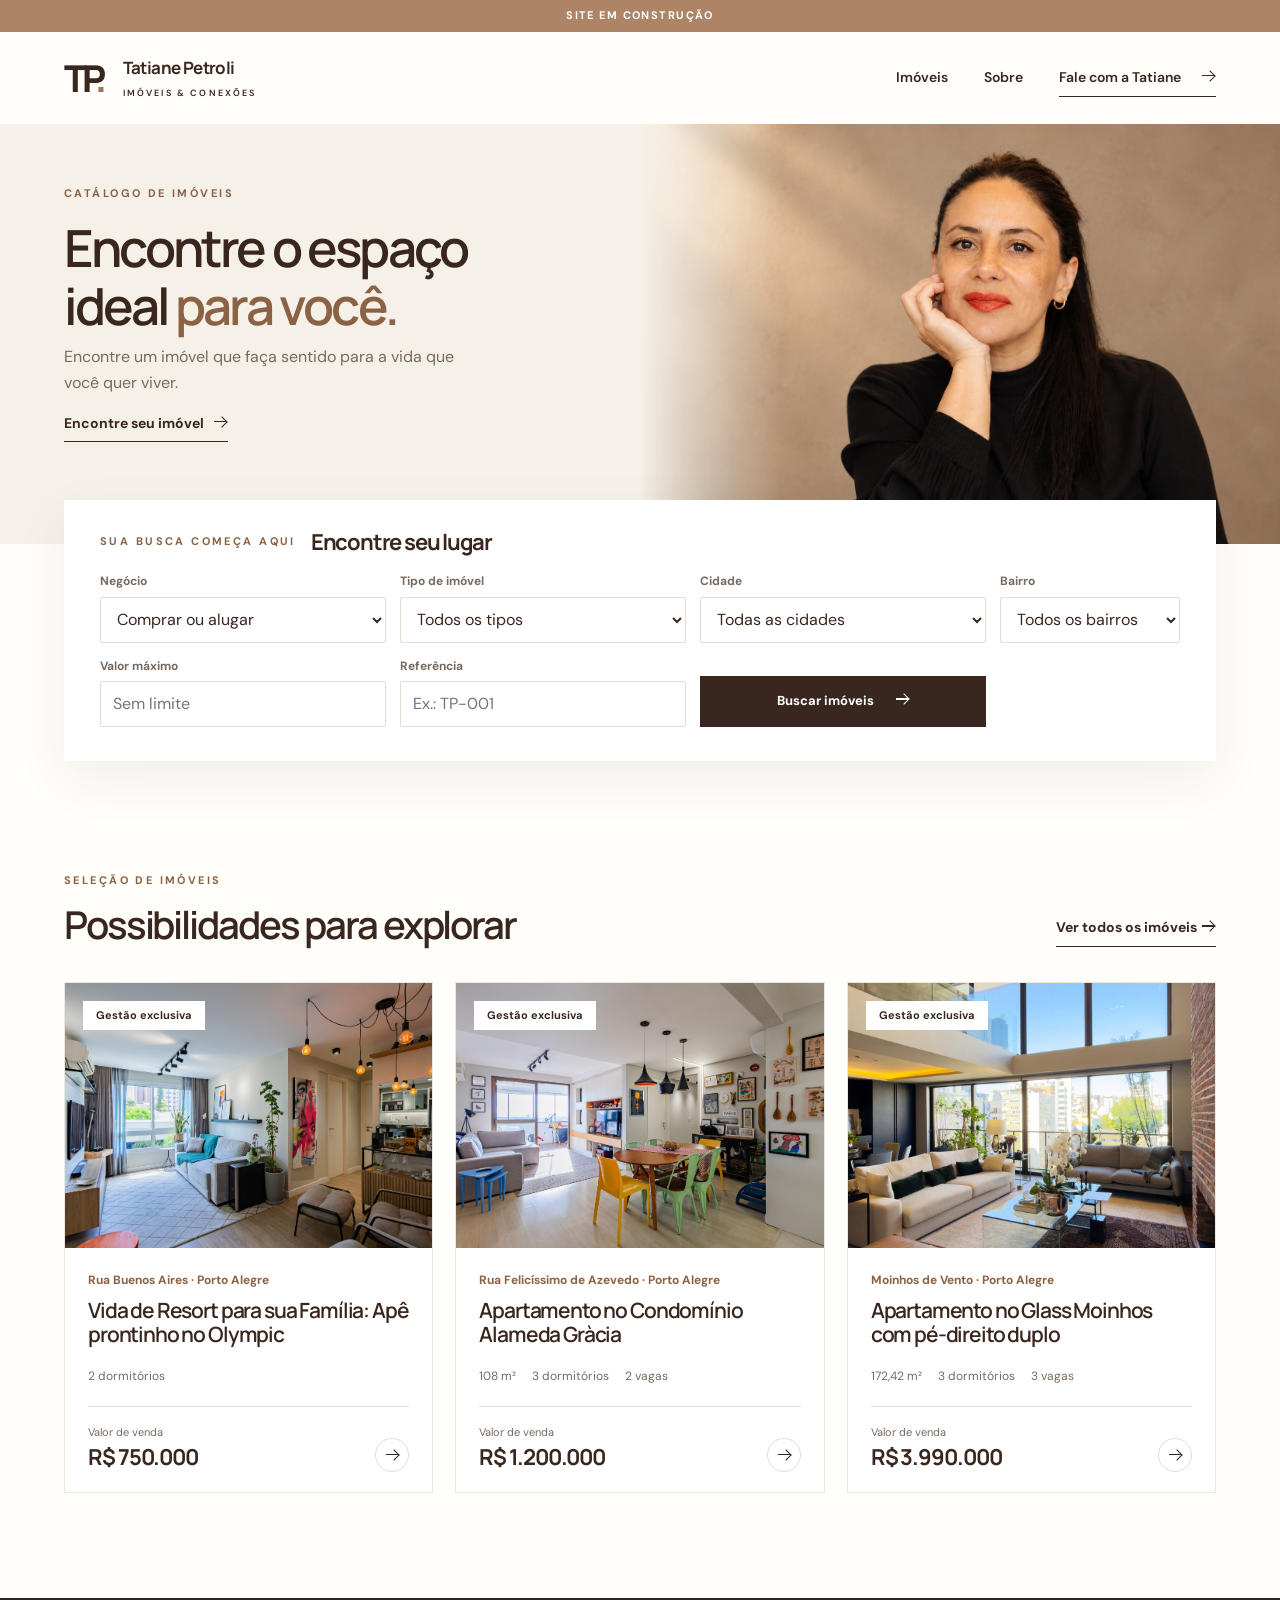
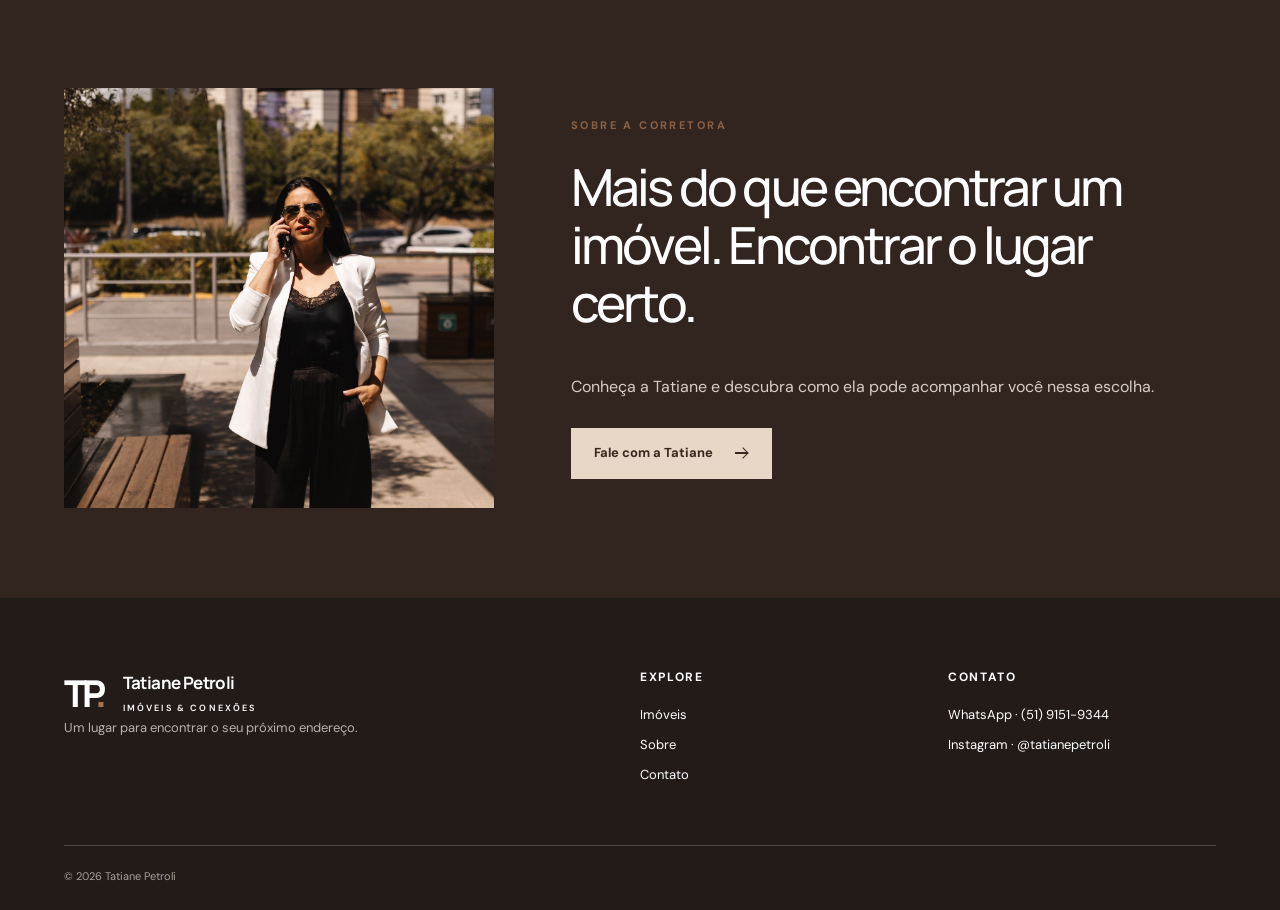
<file: index.html>
<!doctype html><html lang="pt-BR"><head><meta charset="UTF-8"><meta name="viewport" content="width=device-width,initial-scale=1"><title>Início | Tatiane Petroli</title><meta name="description" content="Explore imóveis com a Tatiane Petroli."><meta name="theme-color" content="#39271f"><meta name="robots" content="noindex,nofollow"><meta property="og:image" content="IMG_2257.jpg"><link rel="stylesheet" href="style.css?v=5"><script defer src="app.js?v=4"></script></head><body><a class="skip" href="#conteudo">Pular para o conteúdo</a><div class="demo-bar">SITE EM CONSTRUÇÃO</div><header class="header"><a class="brand" href="index.html" aria-label="Tatiane Petroli, início"><span class="brand-mark">TP<span>.</span></span><span class="brand-name">Tatiane Petroli<small>IMÓVEIS & CONEXÕES</small></span></a><nav aria-label="Menu principal"><a href="index.html#imoveis">Imóveis</a><a href="index.html#tatiane">Sobre</a><a class="nav-contact" href="https://wa.me/555191519344?text=Ol%C3%A1%2C%20tudo%20bem%3F%20Gostaria%20de%20falar%20com%20a%20corretora%20Tatiane%20Petroli" target="_blank" rel="noopener noreferrer">Fale com a Tatiane <span aria-hidden="true"><span class="icon-arrow" aria-hidden="true"></span></span></a></nav></header><main id="conteudo"><section class="hero"><div class="hero-copy"><span class="overline">CATÁLOGO DE IMÓVEIS</span><h1>Encontre o espaço ideal <em>para você.</em></h1><p>Encontre um imóvel que faça sentido para a vida que você quer viver.</p><a href="#busca" class="text-link">Encontre seu imóvel <span aria-hidden="true"><span class="icon-arrow" aria-hidden="true"></span></span></a></div><div class="hero-portrait"><img src="tatiane-hero.jpg" alt="Tatiane Petroli" fetchpriority="high"></div></section><section class="search-wrap" id="busca"><div class="search-head"><span class="overline">SUA BUSCA COMEÇA AQUI</span><h2>Encontre seu lugar</h2></div><form id="search" class="search" action="imoveis.html" method="get"><div class="field"><label for="finalidade">Negócio</label><select id="finalidade" name="finalidade"><option value="">Comprar ou alugar</option><option>Venda</option><option>Aluguel</option></select></div><div class="field"><label for="tipo">Tipo de imóvel</label><select id="tipo" name="tipo"><option value="">Todos os tipos</option><option>Apartamento</option></select></div><div class="field"><label for="cidade">Cidade</label><select id="cidade" name="cidade"><option value="">Todas as cidades</option><option>Porto Alegre</option></select></div><div class="field"><label for="bairro">Bairro</label><select id="bairro" name="bairro"><option value="">Todos os bairros</option></select></div><div class="field"><label for="preco">Valor máximo</label><input type="number" id="preco" name="preco" min="0" placeholder="Sem limite" inputmode="numeric"></div><div class="field"><label for="ref">Referência</label><input id="ref" name="ref" placeholder="Ex.: TP-001"></div><button class="button search-button" type="submit">Buscar imóveis <span aria-hidden="true"><span class="icon-arrow" aria-hidden="true"></span></span></button></form></section><section class="section" id="imoveis"><div class="section-heading"><div><span class="overline">SELEÇÃO DE IMÓVEIS</span><h2>Possibilidades para explorar</h2></div><a class="text-link" href="imoveis.html">Ver todos os imóveis <span class="icon-arrow" aria-hidden="true"></span></a></div><div class="grid"><a class="card" href="imovel-apartamento-olympic-home-rua-buenos-aires.html"><div class="card-image"><img loading="lazy" src="IMG_2257.jpg" alt="Foto do imóvel Vida de Resort para sua Família: Apê prontinho no Olympic"><span class="pill">Gestão exclusiva</span></div><div class="card-content"><p class="eyebrow">Rua Buenos Aires · Porto Alegre</p><h3>Vida de Resort para sua Família: Apê prontinho no Olympic</h3><div class="card-specs"><span>2 dormitórios</span></div><div class="card-bottom"><div><small>Valor de venda</small><strong>R$ 750.000</strong></div><span class="round-arrow" aria-hidden="true"><span class="icon-arrow" aria-hidden="true"></span></span></div></div></a><a class="card" href="imovel-apartamento-alameda-gracia-felicissimo-de-azevedo.html"><div class="card-image"><img loading="lazy" src="felicissimo-03.jpg" alt="Foto do imóvel Apartamento no Condomínio Alameda Gràcia"><span class="pill">Gestão exclusiva</span></div><div class="card-content"><p class="eyebrow">Rua Felicíssimo de Azevedo · Porto Alegre</p><h3>Apartamento no Condomínio Alameda Gràcia</h3><div class="card-specs"><span>108 m²</span><span>3 dormitórios</span><span>2 vagas</span></div><div class="card-bottom"><div><small>Valor de venda</small><strong>R$ 1.200.000</strong></div><span class="round-arrow" aria-hidden="true"><span class="icon-arrow" aria-hidden="true"></span></span></div></div></a><a class="card" href="imovel-apartamento-glass-moinhos-marques-do-herval.html"><div class="card-image"><img loading="lazy" src="glass-moinhos-87.jpg" alt="Foto do imóvel Apartamento no Glass Moinhos com pé-direito duplo"><span class="pill">Gestão exclusiva</span></div><div class="card-content"><p class="eyebrow">Moinhos de Vento · Porto Alegre</p><h3>Apartamento no Glass Moinhos com pé-direito duplo</h3><div class="card-specs"><span>172,42 m²</span><span>3 dormitórios</span><span>3 vagas</span></div><div class="card-bottom"><div><small>Valor de venda</small><strong>R$ 3.990.000</strong></div><span class="round-arrow" aria-hidden="true"><span class="icon-arrow" aria-hidden="true"></span></span></div></div></a></div></section><section class="statement" id="tatiane"><div class="statement-photo"><img src="tatiane-apresentacao.jpg" alt="Tatiane Petroli em atendimento" loading="lazy"></div><div class="statement-copy"><span class="overline">SOBRE A CORRETORA</span><h2>Mais do que encontrar um imóvel. Encontrar o lugar certo.</h2><p>Conheça a Tatiane e descubra como ela pode acompanhar você nessa escolha.</p><a class="button button-light" href="https://wa.me/555191519344?text=Ol%C3%A1%2C%20tudo%20bem%3F%20Gostaria%20de%20falar%20com%20a%20corretora%20Tatiane%20Petroli" target="_blank" rel="noopener noreferrer">Fale com a Tatiane <span class="icon-arrow" aria-hidden="true"></span></a></div></section></main><footer class="footer"><div><a class="brand brand-light" href="index.html"><span class="brand-mark">TP<span>.</span></span><span class="brand-name">Tatiane Petroli<small>IMÓVEIS & CONEXÕES</small></span></a><p>Um lugar para encontrar o seu próximo endereço.</p></div><div><strong>Explore</strong><a href="index.html#imoveis">Imóveis</a><a href="index.html#tatiane">Sobre</a><a href="contato.html">Contato</a></div><div><strong>Contato</strong><a href="https://wa.me/555191519344?text=Ol%C3%A1%2C%20tudo%20bem%3F%20Gostaria%20de%20falar%20com%20a%20corretora%20Tatiane%20Petroli" target="_blank" rel="noopener noreferrer">WhatsApp · (51) 9151-9344</a><a href="https://www.instagram.com/tatianepetroli/" target="_blank" rel="noopener noreferrer">Instagram · @tatianepetroli</a></div><div class="footer-bottom">© 2026 Tatiane Petroli</div></footer></body></html>
</file>
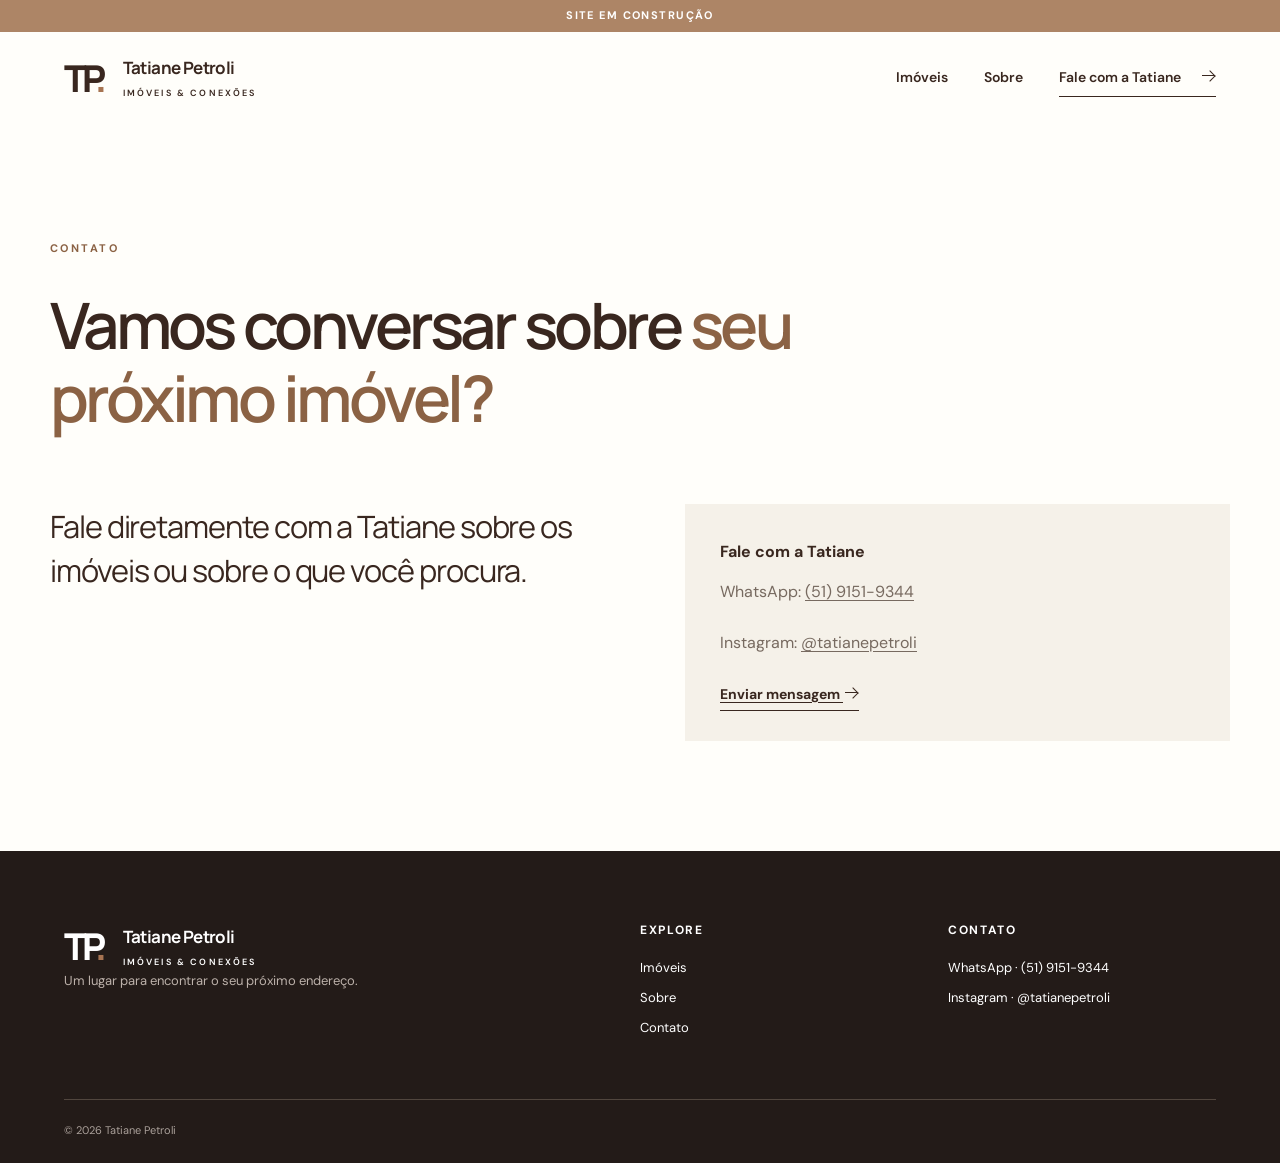
<file: contato.html>
<!doctype html><html lang="pt-BR"><head><meta charset="UTF-8"><meta name="viewport" content="width=device-width,initial-scale=1"><title>Contato | Tatiane Petroli</title><meta name="description" content="Entre em contato com Tatiane Petroli."><meta name="theme-color" content="#39271f"><meta name="robots" content="noindex,nofollow"><link rel="stylesheet" href="style.css?v=5"><script defer src="app.js?v=4"></script></head><body><a class="skip" href="#conteudo">Pular para o conteúdo</a><div class="demo-bar">SITE EM CONSTRUÇÃO</div><header class="header"><a class="brand" href="index.html" aria-label="Tatiane Petroli, início"><span class="brand-mark">TP<span>.</span></span><span class="brand-name">Tatiane Petroli<small>IMÓVEIS & CONEXÕES</small></span></a><nav aria-label="Menu principal"><a href="index.html#imoveis">Imóveis</a><a href="index.html#tatiane">Sobre</a><a class="nav-contact" href="https://wa.me/555191519344?text=Ol%C3%A1%2C%20tudo%20bem%3F%20Gostaria%20de%20falar%20com%20a%20corretora%20Tatiane%20Petroli" target="_blank" rel="noopener noreferrer">Fale com a Tatiane <span aria-hidden="true"><span class="icon-arrow" aria-hidden="true"></span></span></a></nav></header><main id="conteudo"><section class="simple-page"><span class="overline">CONTATO</span><h1>Vamos conversar sobre <em>seu próximo imóvel?</em></h1><div class="simple-columns"><p class="lead">Fale diretamente com a Tatiane sobre os imóveis ou sobre o que você procura.</p><div class="note"><strong>Fale com a Tatiane</strong><p>WhatsApp: <a href="https://wa.me/555191519344?text=Ol%C3%A1%2C%20tudo%20bem%3F%20Gostaria%20de%20falar%20com%20a%20corretora%20Tatiane%20Petroli" target="_blank" rel="noopener noreferrer">(51) 9151-9344</a></p><p>Instagram: <a href="https://www.instagram.com/tatianepetroli/" target="_blank" rel="noopener noreferrer">@tatianepetroli</a></p><a class="text-link" href="https://wa.me/555191519344?text=Ol%C3%A1%2C%20tudo%20bem%3F%20Gostaria%20de%20falar%20com%20a%20corretora%20Tatiane%20Petroli" target="_blank" rel="noopener noreferrer">Enviar mensagem <span class="icon-arrow" aria-hidden="true"></span></a></div></div></section></main><footer class="footer"><div><a class="brand brand-light" href="index.html"><span class="brand-mark">TP<span>.</span></span><span class="brand-name">Tatiane Petroli<small>IMÓVEIS & CONEXÕES</small></span></a><p>Um lugar para encontrar o seu próximo endereço.</p></div><div><strong>Explore</strong><a href="index.html#imoveis">Imóveis</a><a href="index.html#tatiane">Sobre</a><a href="contato.html">Contato</a></div><div><strong>Contato</strong><a href="https://wa.me/555191519344?text=Ol%C3%A1%2C%20tudo%20bem%3F%20Gostaria%20de%20falar%20com%20a%20corretora%20Tatiane%20Petroli" target="_blank" rel="noopener noreferrer">WhatsApp · (51) 9151-9344</a><a href="https://www.instagram.com/tatianepetroli/" target="_blank" rel="noopener noreferrer">Instagram · @tatianepetroli</a></div><div class="footer-bottom">© 2026 Tatiane Petroli</div></footer></body></html>
</file>
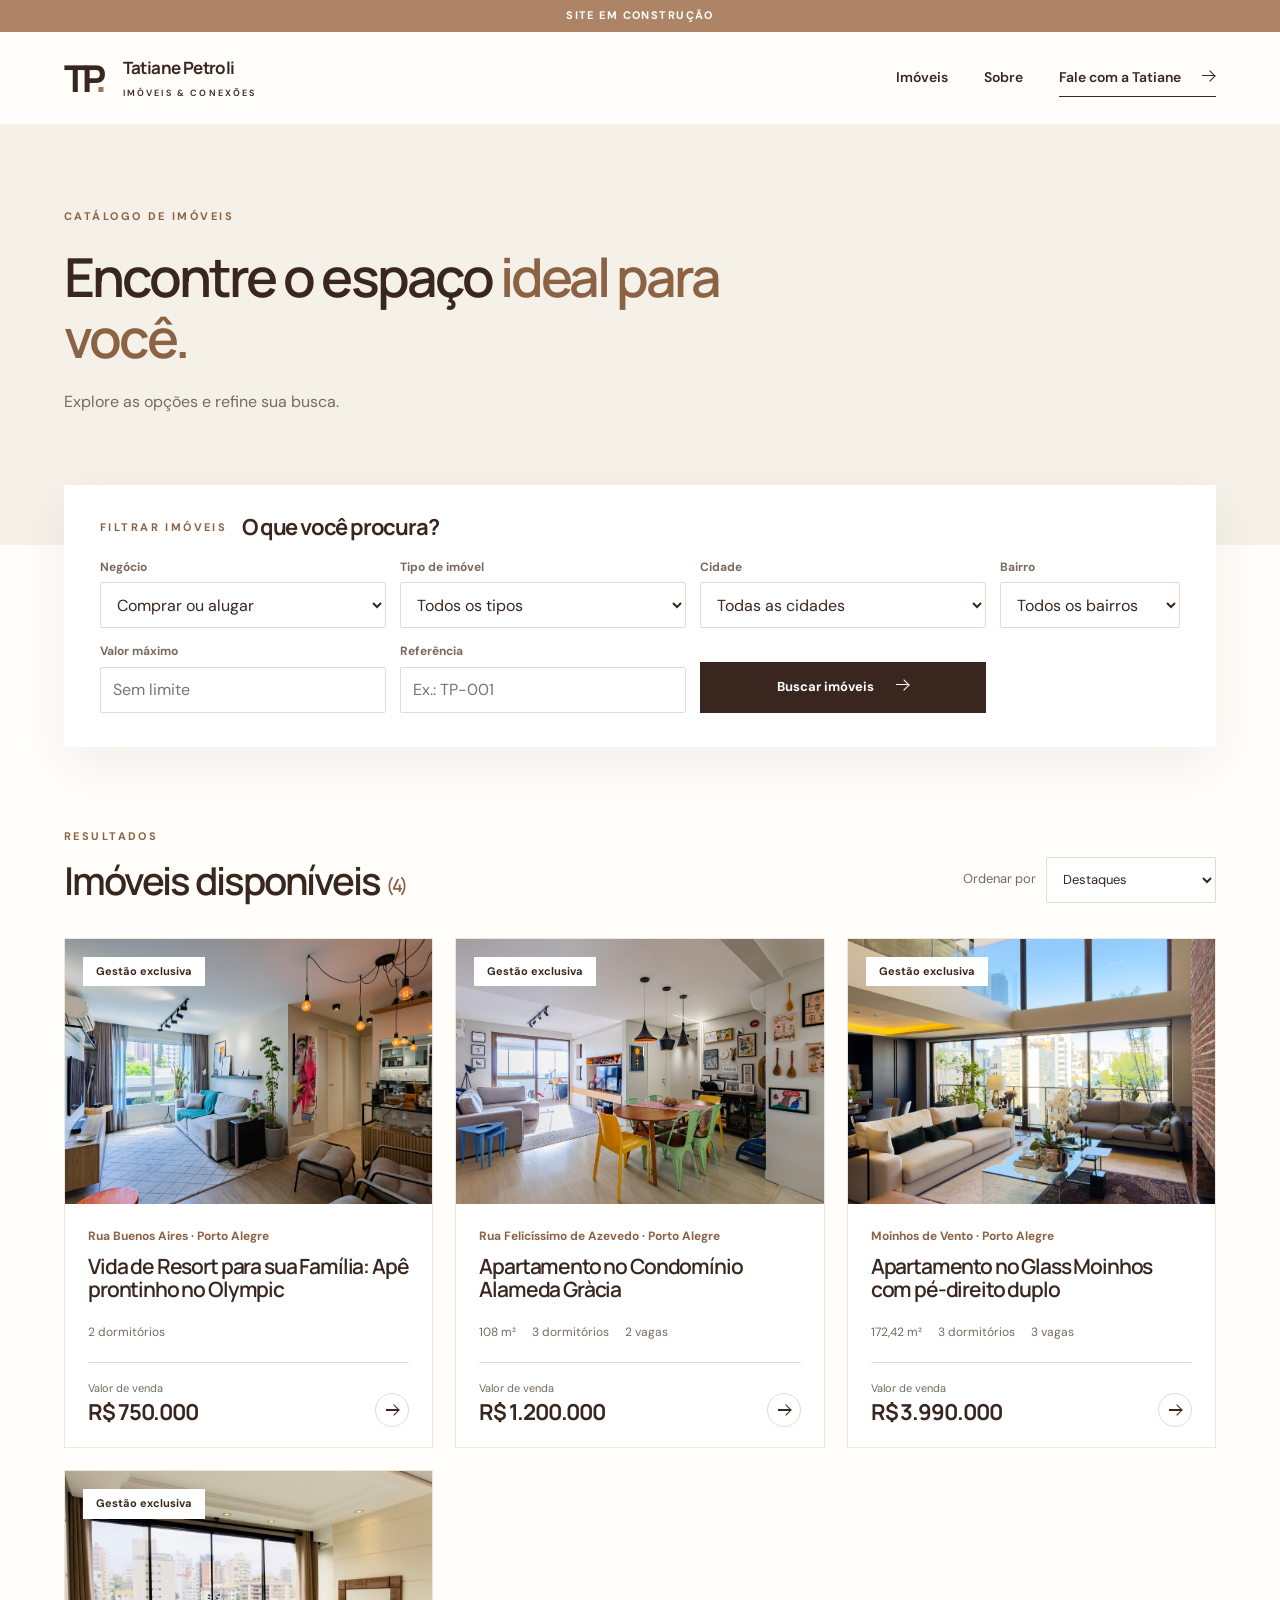
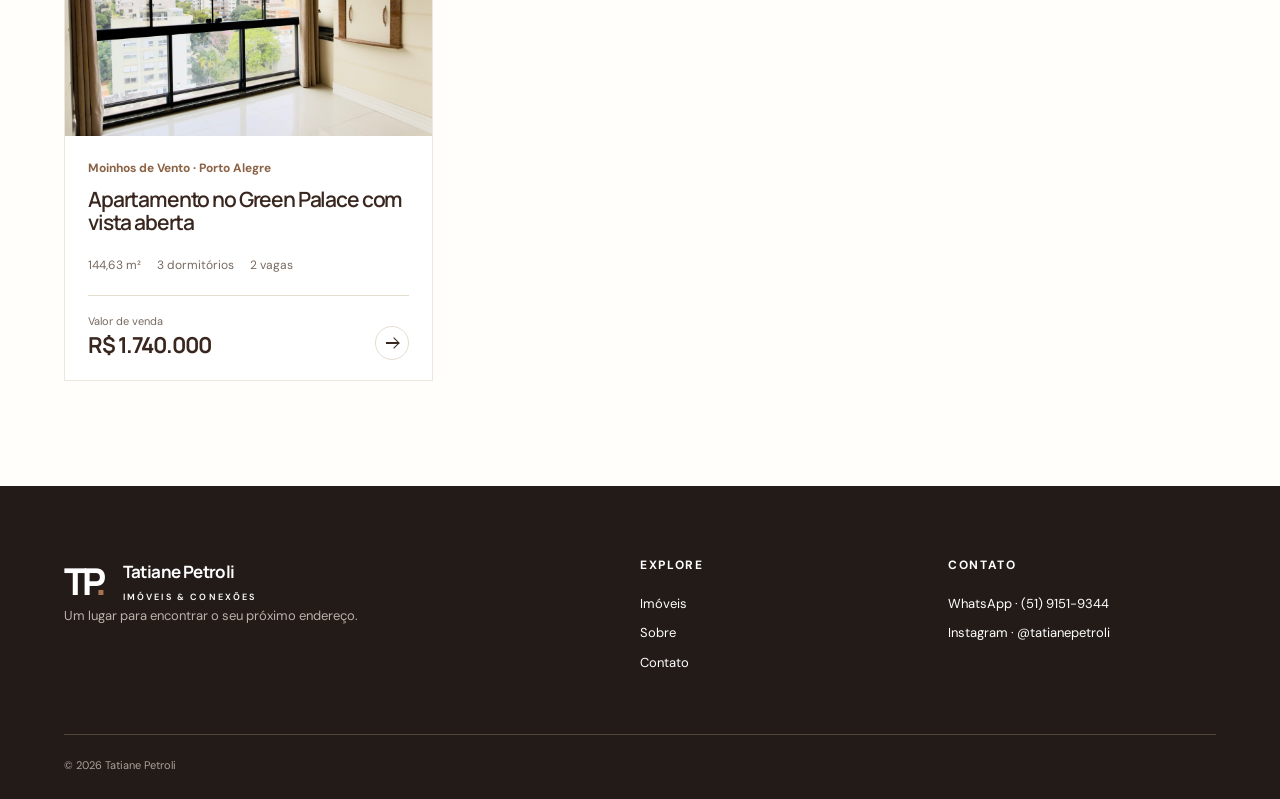
<file: imoveis.html>
<!doctype html><html lang="pt-BR"><head><meta charset="UTF-8"><meta name="viewport" content="width=device-width,initial-scale=1"><title>Imóveis | Tatiane Petroli</title><meta name="description" content="Busque imóveis por cidade, bairro, tipo, preço e referência."><meta name="theme-color" content="#39271f"><meta name="robots" content="noindex,nofollow"><link rel="stylesheet" href="style.css?v=5"><script defer src="app.js?v=4"></script></head><body><a class="skip" href="#conteudo">Pular para o conteúdo</a><div class="demo-bar">SITE EM CONSTRUÇÃO</div><header class="header"><a class="brand" href="index.html" aria-label="Tatiane Petroli, início"><span class="brand-mark">TP<span>.</span></span><span class="brand-name">Tatiane Petroli<small>IMÓVEIS & CONEXÕES</small></span></a><nav aria-label="Menu principal"><a href="index.html#imoveis">Imóveis</a><a href="index.html#tatiane">Sobre</a><a class="nav-contact" href="https://wa.me/555191519344?text=Ol%C3%A1%2C%20tudo%20bem%3F%20Gostaria%20de%20falar%20com%20a%20corretora%20Tatiane%20Petroli" target="_blank" rel="noopener noreferrer">Fale com a Tatiane <span aria-hidden="true"><span class="icon-arrow" aria-hidden="true"></span></span></a></nav></header><main id="conteudo"><section class="page-intro"><span class="overline">CATÁLOGO DE IMÓVEIS</span><h1>Encontre o espaço <em>ideal para você.</em></h1><p>Explore as opções e refine sua busca.</p></section><section class="search-wrap listing-search"><div class="search-head"><span class="overline">FILTRAR IMÓVEIS</span><h2>O que você procura?</h2></div><form id="search" class="search" action="imoveis.html" method="get"><div class="field"><label for="finalidade">Negócio</label><select id="finalidade" name="finalidade"><option value="">Comprar ou alugar</option><option>Venda</option><option>Aluguel</option></select></div><div class="field"><label for="tipo">Tipo de imóvel</label><select id="tipo" name="tipo"><option value="">Todos os tipos</option><option>Apartamento</option></select></div><div class="field"><label for="cidade">Cidade</label><select id="cidade" name="cidade"><option value="">Todas as cidades</option><option>Porto Alegre</option></select></div><div class="field"><label for="bairro">Bairro</label><select id="bairro" name="bairro"><option value="">Todos os bairros</option></select></div><div class="field"><label for="preco">Valor máximo</label><input type="number" id="preco" name="preco" min="0" placeholder="Sem limite" inputmode="numeric"></div><div class="field"><label for="ref">Referência</label><input id="ref" name="ref" placeholder="Ex.: TP-001"></div><button class="button search-button" type="submit">Buscar imóveis <span aria-hidden="true"><span class="icon-arrow" aria-hidden="true"></span></span></button></form></section><section class="section result-section"><div class="section-heading"><div><span class="overline">RESULTADOS</span><h2>Imóveis disponíveis <span id="count" class="count"></span></h2></div><label class="sort-label">Ordenar por <select id="sort"><option value="default">Destaques</option><option value="asc">Menor preço</option><option value="desc">Maior preço</option></select></label></div><div id="results" class="grid"></div><div id="empty" class="empty" hidden><h3>Nenhum imóvel encontrado</h3><p>Tente retirar um filtro ou buscar em outra região.</p><button type="button" id="clear" class="button">Limpar filtros</button></div></section></main><footer class="footer"><div><a class="brand brand-light" href="index.html"><span class="brand-mark">TP<span>.</span></span><span class="brand-name">Tatiane Petroli<small>IMÓVEIS & CONEXÕES</small></span></a><p>Um lugar para encontrar o seu próximo endereço.</p></div><div><strong>Explore</strong><a href="index.html#imoveis">Imóveis</a><a href="index.html#tatiane">Sobre</a><a href="contato.html">Contato</a></div><div><strong>Contato</strong><a href="https://wa.me/555191519344?text=Ol%C3%A1%2C%20tudo%20bem%3F%20Gostaria%20de%20falar%20com%20a%20corretora%20Tatiane%20Petroli" target="_blank" rel="noopener noreferrer">WhatsApp · (51) 9151-9344</a><a href="https://www.instagram.com/tatianepetroli/" target="_blank" rel="noopener noreferrer">Instagram · @tatianepetroli</a></div><div class="footer-bottom">© 2026 Tatiane Petroli</div></footer></body></html>
</file>
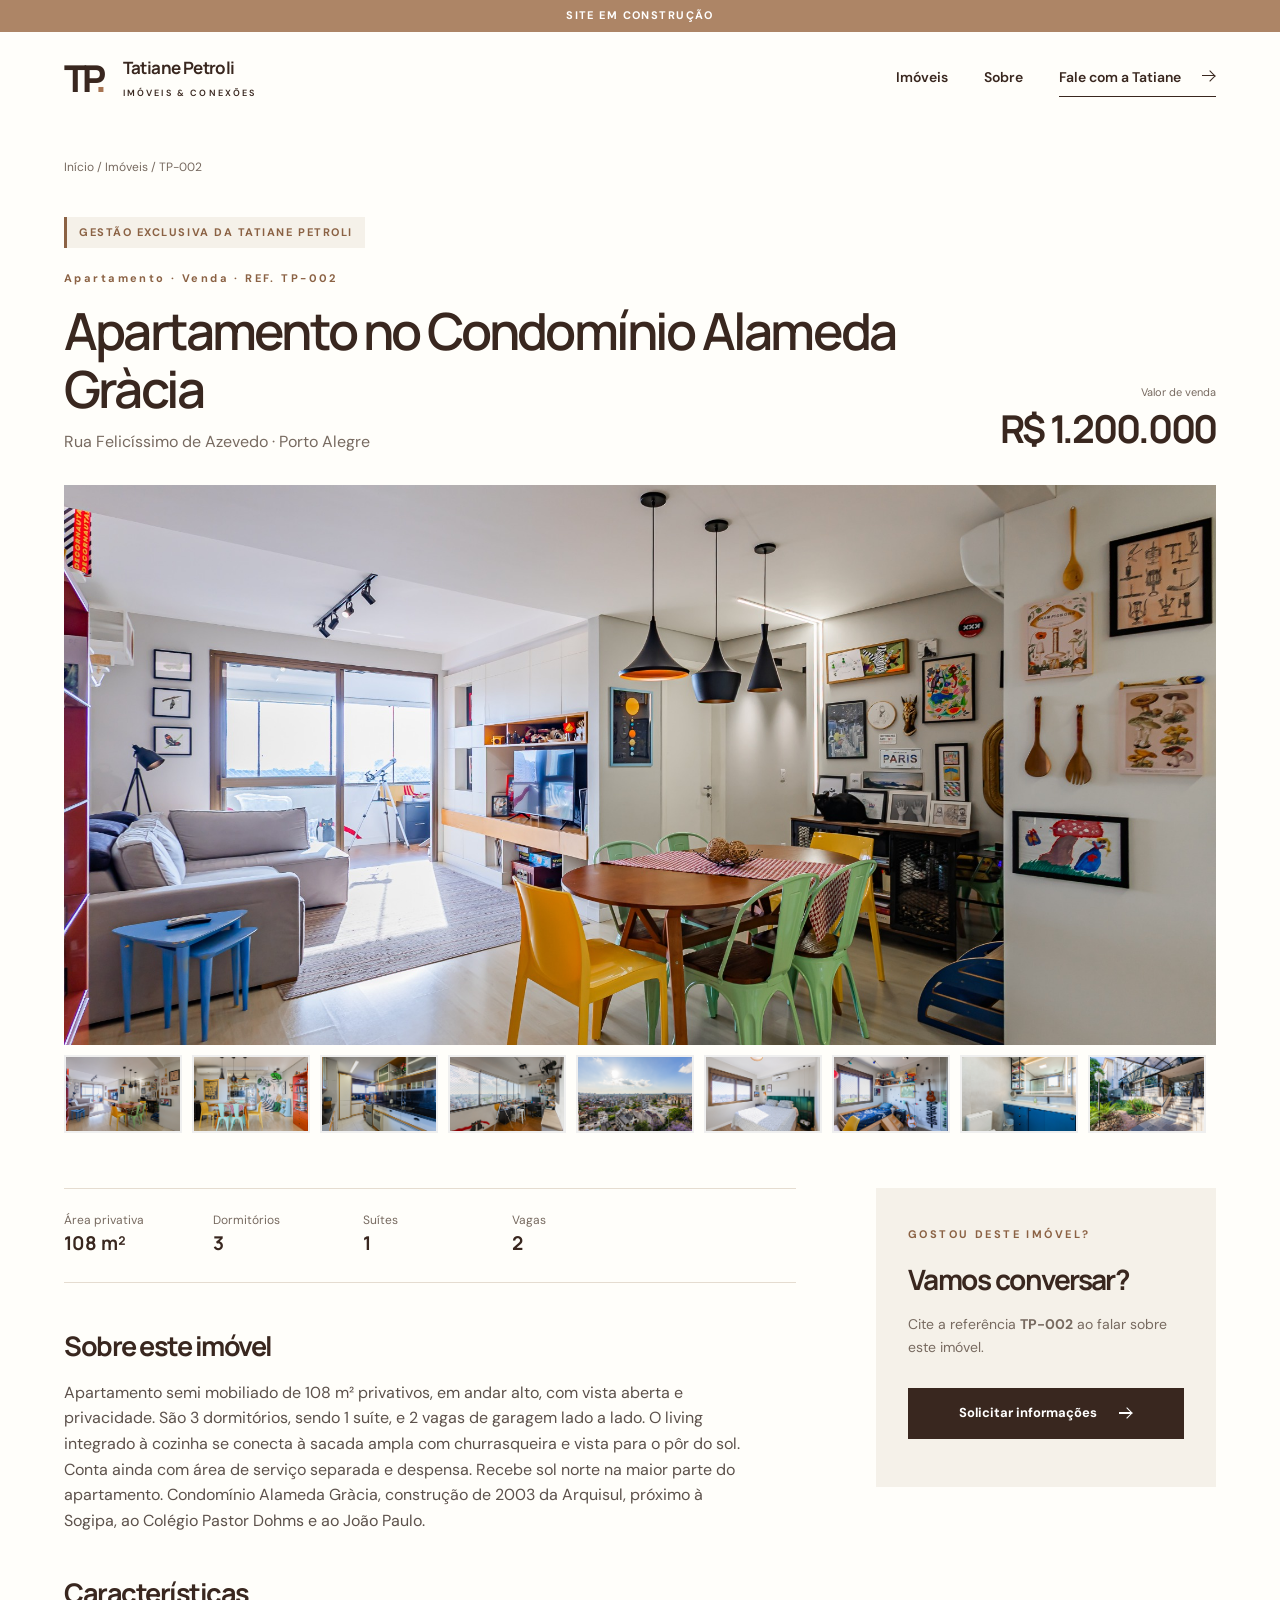
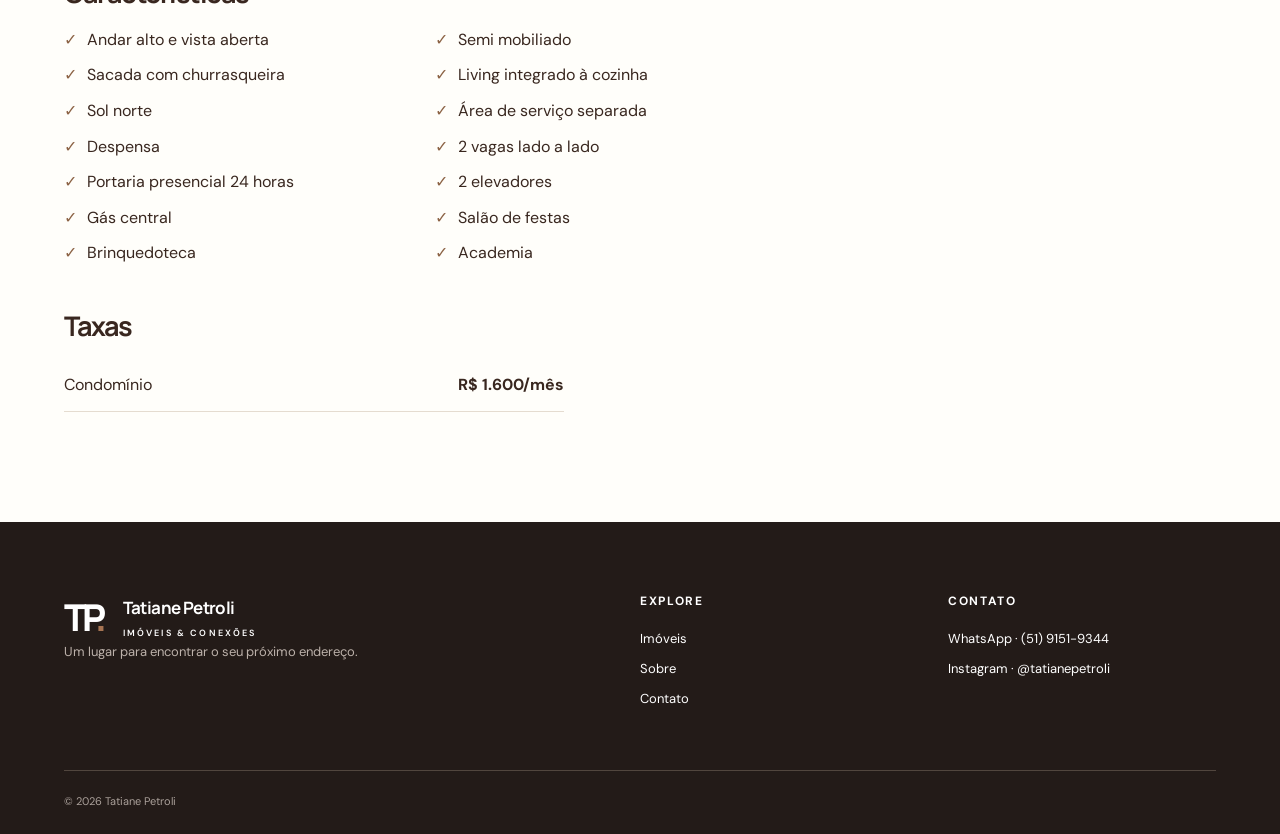
<file: imovel-apartamento-alameda-gracia-felicissimo-de-azevedo.html>
<!doctype html><html lang="pt-BR"><head><meta charset="UTF-8"><meta name="viewport" content="width=device-width,initial-scale=1"><title>Apartamento no Condomínio Alameda Gràcia | Tatiane Petroli</title><meta name="description" content="Apartamento em Rua Felicíssimo de Azevedo · Porto Alegre. 3 dormitórios, 1 suíte."><meta name="theme-color" content="#39271f"><meta name="robots" content="noindex,nofollow"><meta property="og:image" content="felicissimo-03.jpg"><link rel="stylesheet" href="style.css?v=5"><script defer src="app.js?v=4"></script></head><body><a class="skip" href="#conteudo">Pular para o conteúdo</a><div class="demo-bar">SITE EM CONSTRUÇÃO</div><header class="header"><a class="brand" href="index.html" aria-label="Tatiane Petroli, início"><span class="brand-mark">TP<span>.</span></span><span class="brand-name">Tatiane Petroli<small>IMÓVEIS & CONEXÕES</small></span></a><nav aria-label="Menu principal"><a href="index.html#imoveis">Imóveis</a><a href="index.html#tatiane">Sobre</a><a class="nav-contact" href="https://wa.me/555191519344?text=Ol%C3%A1%2C%20tudo%20bem%3F%20Gostaria%20de%20falar%20com%20a%20corretora%20Tatiane%20Petroli" target="_blank" rel="noopener noreferrer">Fale com a Tatiane <span aria-hidden="true"><span class="icon-arrow" aria-hidden="true"></span></span></a></nav></header><main id="conteudo"><div class="detail"><div class="breadcrumb"><a href="index.html">Início</a> / <a href="imoveis.html">Imóveis</a> / TP-002</div><div class="detail-top"><div><span class="exclusive-label">GESTÃO EXCLUSIVA DA TATIANE PETROLI</span><br><span class="overline">Apartamento · Venda · REF. TP-002 </span><h1>Apartamento no Condomínio Alameda Gràcia</h1><p>Rua Felicíssimo de Azevedo · Porto Alegre</p></div><div class="detail-price"><small>Valor de venda</small><strong>R$ 1.200.000</strong></div></div><div class="gallery"><img id="main-photo" src="felicissimo-03.jpg" alt="Foto do imóvel"><div class="thumbs"><button class="thumb" type="button" data-photo="felicissimo-03.jpg" aria-label="Ver foto 1"><img loading="lazy" src="felicissimo-03.jpg" alt="Foto 1 do imóvel"></button><button class="thumb" type="button" data-photo="felicissimo-13.jpg" aria-label="Ver foto 2"><img loading="lazy" src="felicissimo-13.jpg" alt="Foto 2 do imóvel"></button><button class="thumb" type="button" data-photo="felicissimo-14.jpg" aria-label="Ver foto 3"><img loading="lazy" src="felicissimo-14.jpg" alt="Foto 3 do imóvel"></button><button class="thumb" type="button" data-photo="felicissimo-06.jpg" aria-label="Ver foto 4"><img loading="lazy" src="felicissimo-06.jpg" alt="Foto 4 do imóvel"></button><button class="thumb" type="button" data-photo="felicissimo-09.jpg" aria-label="Ver foto 5"><img loading="lazy" src="felicissimo-09.jpg" alt="Foto 5 do imóvel"></button><button class="thumb" type="button" data-photo="felicissimo-17.jpg" aria-label="Ver foto 6"><img loading="lazy" src="felicissimo-17.jpg" alt="Foto 6 do imóvel"></button><button class="thumb" type="button" data-photo="felicissimo-23.jpg" aria-label="Ver foto 7"><img loading="lazy" src="felicissimo-23.jpg" alt="Foto 7 do imóvel"></button><button class="thumb" type="button" data-photo="felicissimo-21.jpg" aria-label="Ver foto 8"><img loading="lazy" src="felicissimo-21.jpg" alt="Foto 8 do imóvel"></button><button class="thumb" type="button" data-photo="felicissimo-02.jpg" aria-label="Ver foto 9"><img loading="lazy" src="felicissimo-02.jpg" alt="Foto 9 do imóvel"></button><button class="thumb" type="button" data-photo="felicissimo-01.jpg" aria-label="Ver foto 10"><img loading="lazy" src="felicissimo-01.jpg" alt="Foto 10 do imóvel"></button></div></div><div class="detail-layout"><article><div class="facts"><div><small>Área privativa</small><strong>108 m²</strong></div><div><small>Dormitórios</small><strong>3</strong></div><div><small>Suítes</small><strong>1</strong></div><div><small>Vagas</small><strong>2</strong></div></div><h2>Sobre este imóvel</h2><p>Apartamento semi mobiliado de 108 m² privativos, em andar alto, com vista aberta e privacidade. São 3 dormitórios, sendo 1 suíte, e 2 vagas de garagem lado a lado. O living integrado à cozinha se conecta à sacada ampla com churrasqueira e vista para o pôr do sol. Conta ainda com área de serviço separada e despensa. Recebe sol norte na maior parte do apartamento. Condomínio Alameda Gràcia, construção de 2003 da Arquisul, próximo à Sogipa, ao Colégio Pastor Dohms e ao João Paulo.</p><h2>Características</h2><ul class="features"><li>Andar alto e vista aberta</li><li>Semi mobiliado</li><li>Sacada com churrasqueira</li><li>Living integrado à cozinha</li><li>Sol norte</li><li>Área de serviço separada</li><li>Despensa</li><li>2 vagas lado a lado</li><li>Portaria presencial 24 horas</li><li>2 elevadores</li><li>Gás central</li><li>Salão de festas</li><li>Brinquedoteca</li><li>Academia</li></ul><h2>Taxas</h2><div class="fees"><div><span>Condomínio</span><strong>R$ 1.600/mês</strong></div></div></article><aside class="contact-box"><span class="overline">GOSTOU DESTE IMÓVEL?</span><h3>Vamos conversar?</h3><p>Cite a referência <strong>TP-002</strong> ao falar sobre este imóvel.</p><a class="button" href="https://wa.me/555191519344?text=Ol%C3%A1%2C%20tudo%20bem%3F%20Gostaria%20de%20falar%20com%20a%20corretora%20Tatiane%20Petroli%20sobre%20o%20im%C3%B3vel%20TP-002%20%28Apartamento%20no%20Condom%C3%ADnio%20Alameda%20Gr%C3%A0cia%29." target="_blank" rel="noopener noreferrer">Solicitar informações <span class="icon-arrow" aria-hidden="true"></span></a></aside></div></div></main><footer class="footer"><div><a class="brand brand-light" href="index.html"><span class="brand-mark">TP<span>.</span></span><span class="brand-name">Tatiane Petroli<small>IMÓVEIS & CONEXÕES</small></span></a><p>Um lugar para encontrar o seu próximo endereço.</p></div><div><strong>Explore</strong><a href="index.html#imoveis">Imóveis</a><a href="index.html#tatiane">Sobre</a><a href="contato.html">Contato</a></div><div><strong>Contato</strong><a href="https://wa.me/555191519344?text=Ol%C3%A1%2C%20tudo%20bem%3F%20Gostaria%20de%20falar%20com%20a%20corretora%20Tatiane%20Petroli" target="_blank" rel="noopener noreferrer">WhatsApp · (51) 9151-9344</a><a href="https://www.instagram.com/tatianepetroli/" target="_blank" rel="noopener noreferrer">Instagram · @tatianepetroli</a></div><div class="footer-bottom">© 2026 Tatiane Petroli</div></footer></body></html>
</file>
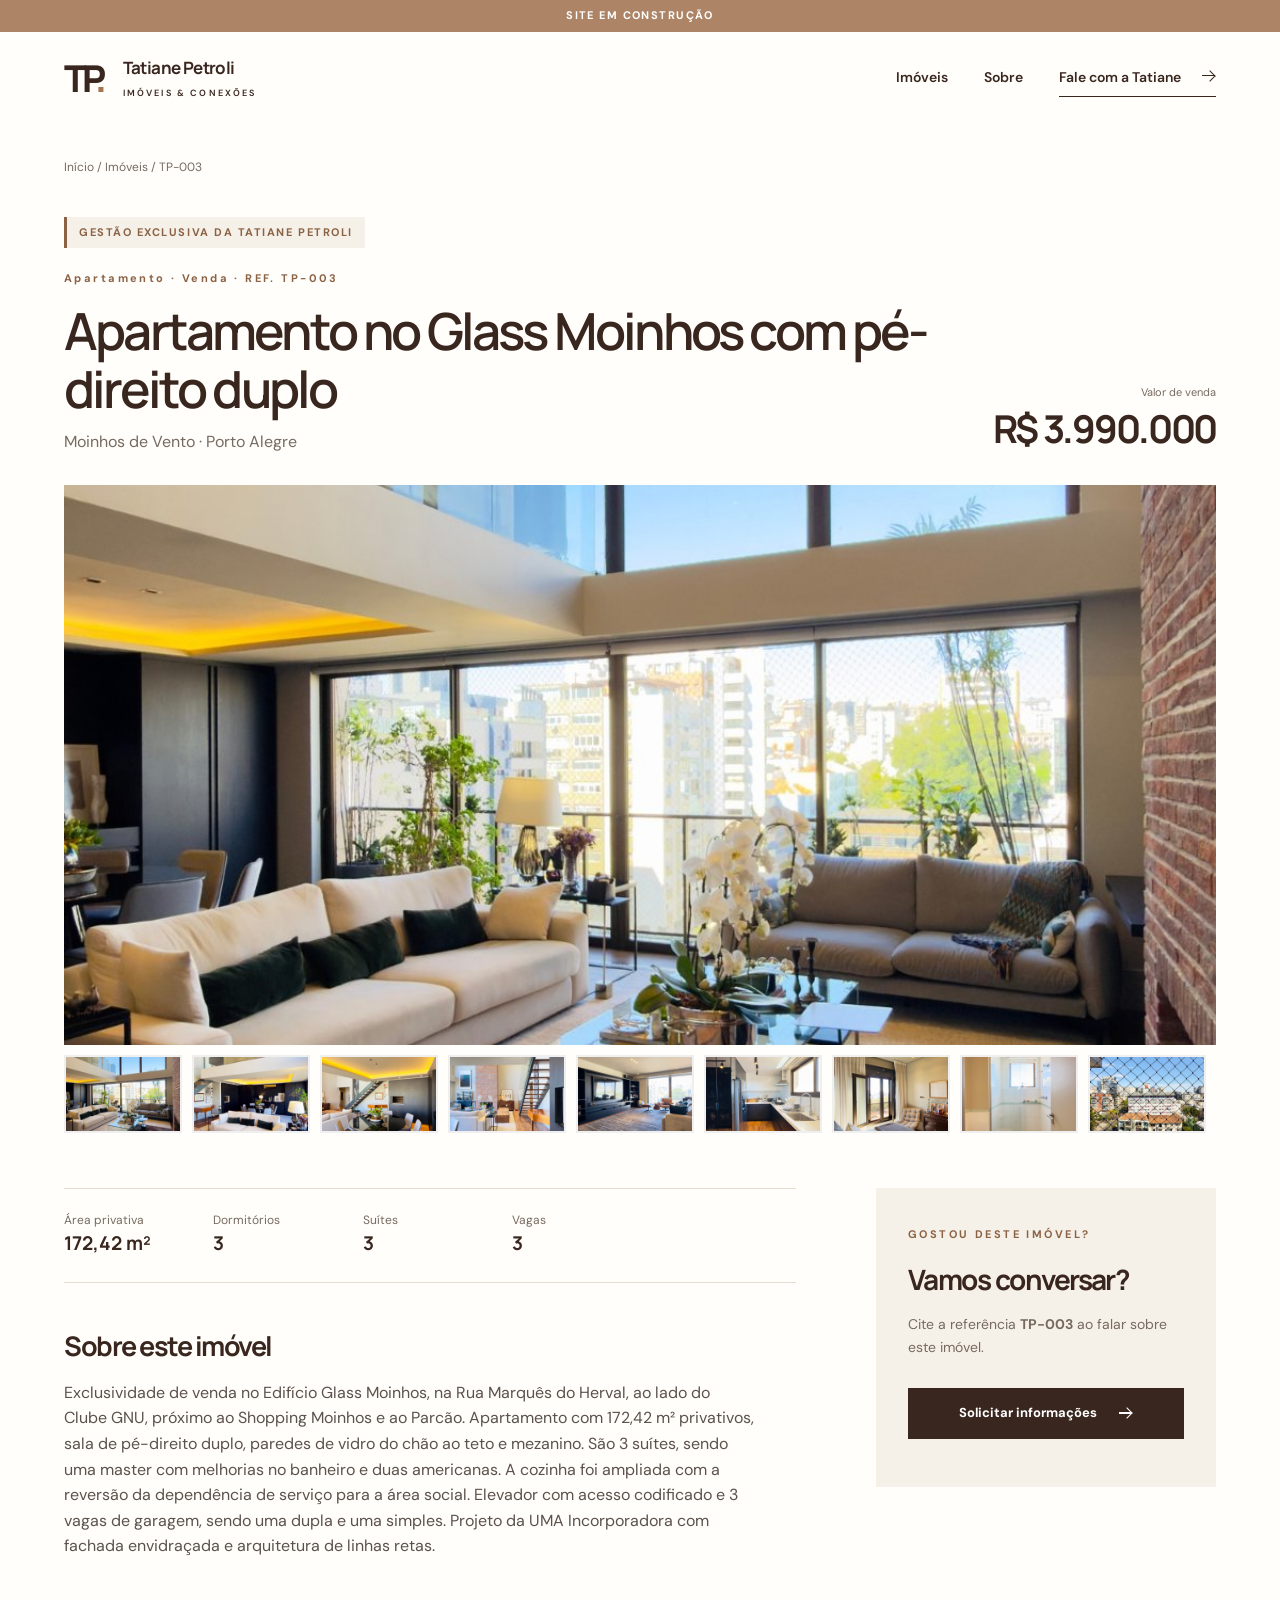
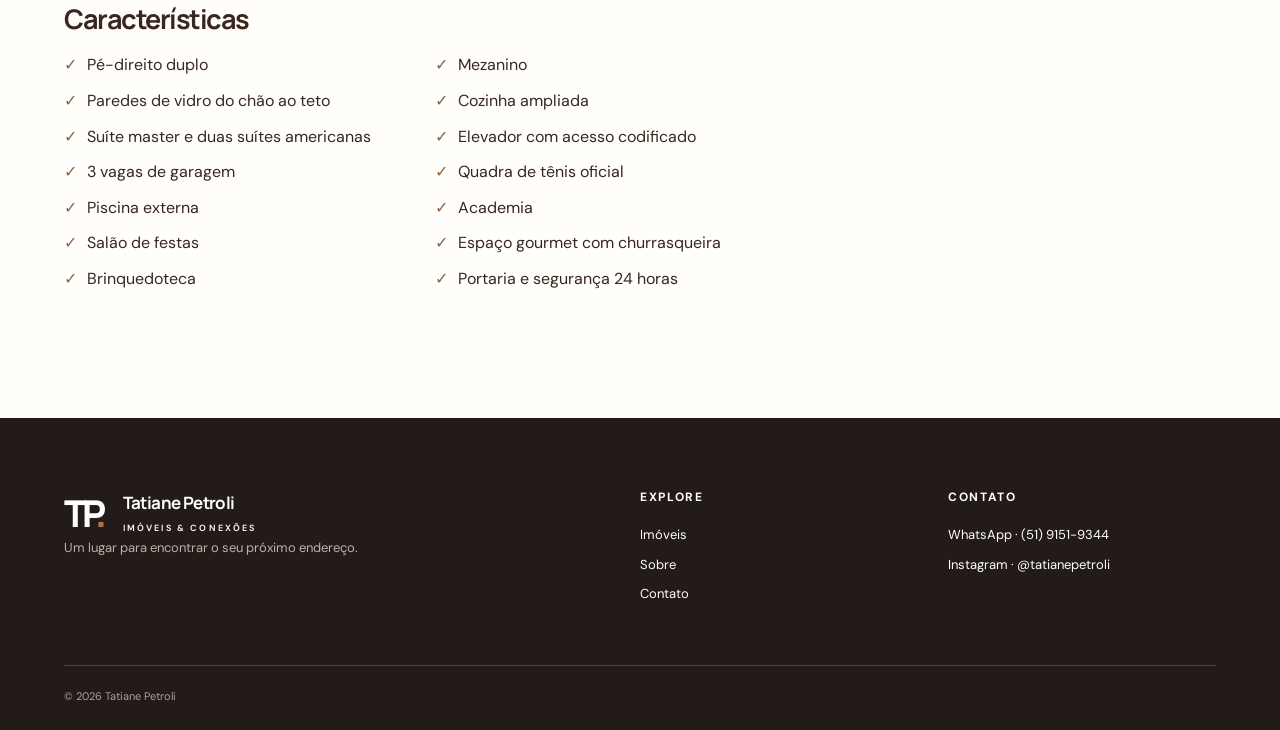
<file: imovel-apartamento-glass-moinhos-marques-do-herval.html>
<!doctype html><html lang="pt-BR"><head><meta charset="UTF-8"><meta name="viewport" content="width=device-width,initial-scale=1"><title>Apartamento no Glass Moinhos com pé-direito duplo | Tatiane Petroli</title><meta name="description" content="Apartamento em Moinhos de Vento · Porto Alegre. 3 dormitórios, 3 suíte."><meta name="theme-color" content="#39271f"><meta name="robots" content="noindex,nofollow"><meta property="og:image" content="glass-moinhos-87.jpg"><link rel="stylesheet" href="style.css?v=5"><script defer src="app.js?v=4"></script></head><body><a class="skip" href="#conteudo">Pular para o conteúdo</a><div class="demo-bar">SITE EM CONSTRUÇÃO</div><header class="header"><a class="brand" href="index.html" aria-label="Tatiane Petroli, início"><span class="brand-mark">TP<span>.</span></span><span class="brand-name">Tatiane Petroli<small>IMÓVEIS & CONEXÕES</small></span></a><nav aria-label="Menu principal"><a href="index.html#imoveis">Imóveis</a><a href="index.html#tatiane">Sobre</a><a class="nav-contact" href="https://wa.me/555191519344?text=Ol%C3%A1%2C%20tudo%20bem%3F%20Gostaria%20de%20falar%20com%20a%20corretora%20Tatiane%20Petroli" target="_blank" rel="noopener noreferrer">Fale com a Tatiane <span aria-hidden="true"><span class="icon-arrow" aria-hidden="true"></span></span></a></nav></header><main id="conteudo"><div class="detail"><div class="breadcrumb"><a href="index.html">Início</a> / <a href="imoveis.html">Imóveis</a> / TP-003</div><div class="detail-top"><div><span class="exclusive-label">GESTÃO EXCLUSIVA DA TATIANE PETROLI</span><br><span class="overline">Apartamento · Venda · REF. TP-003 </span><h1>Apartamento no Glass Moinhos com pé-direito duplo</h1><p>Moinhos de Vento · Porto Alegre</p></div><div class="detail-price"><small>Valor de venda</small><strong>R$ 3.990.000</strong></div></div><div class="gallery"><img id="main-photo" src="glass-moinhos-87.jpg" alt="Foto do imóvel"><div class="thumbs"><button class="thumb" type="button" data-photo="glass-moinhos-87.jpg" aria-label="Ver foto 1"><img loading="lazy" src="glass-moinhos-87.jpg" alt="Foto 1 do imóvel"></button><button class="thumb" type="button" data-photo="glass-moinhos-78.jpg" aria-label="Ver foto 2"><img loading="lazy" src="glass-moinhos-78.jpg" alt="Foto 2 do imóvel"></button><button class="thumb" type="button" data-photo="glass-moinhos-70.jpg" aria-label="Ver foto 3"><img loading="lazy" src="glass-moinhos-70.jpg" alt="Foto 3 do imóvel"></button><button class="thumb" type="button" data-photo="glass-moinhos-67.jpg" aria-label="Ver foto 4"><img loading="lazy" src="glass-moinhos-67.jpg" alt="Foto 4 do imóvel"></button><button class="thumb" type="button" data-photo="glass-moinhos-59.jpg" aria-label="Ver foto 5"><img loading="lazy" src="glass-moinhos-59.jpg" alt="Foto 5 do imóvel"></button><button class="thumb" type="button" data-photo="glass-moinhos-50.jpg" aria-label="Ver foto 6"><img loading="lazy" src="glass-moinhos-50.jpg" alt="Foto 6 do imóvel"></button><button class="thumb" type="button" data-photo="glass-moinhos-35.jpg" aria-label="Ver foto 7"><img loading="lazy" src="glass-moinhos-35.jpg" alt="Foto 7 do imóvel"></button><button class="thumb" type="button" data-photo="glass-moinhos-39.jpg" aria-label="Ver foto 8"><img loading="lazy" src="glass-moinhos-39.jpg" alt="Foto 8 do imóvel"></button><button class="thumb" type="button" data-photo="glass-moinhos-27.jpg" aria-label="Ver foto 9"><img loading="lazy" src="glass-moinhos-27.jpg" alt="Foto 9 do imóvel"></button><button class="thumb" type="button" data-photo="glass-moinhos-19.jpg" aria-label="Ver foto 10"><img loading="lazy" src="glass-moinhos-19.jpg" alt="Foto 10 do imóvel"></button><button class="thumb" type="button" data-photo="glass-moinhos-16.jpg" aria-label="Ver foto 11"><img loading="lazy" src="glass-moinhos-16.jpg" alt="Foto 11 do imóvel"></button><button class="thumb" type="button" data-photo="glass-moinhos-09.jpg" aria-label="Ver foto 12"><img loading="lazy" src="glass-moinhos-09.jpg" alt="Foto 12 do imóvel"></button><button class="thumb" type="button" data-photo="glass-moinhos-07.jpg" aria-label="Ver foto 13"><img loading="lazy" src="glass-moinhos-07.jpg" alt="Foto 13 do imóvel"></button><button class="thumb" type="button" data-photo="glass-moinhos-05.jpg" aria-label="Ver foto 14"><img loading="lazy" src="glass-moinhos-05.jpg" alt="Foto 14 do imóvel"></button><button class="thumb" type="button" data-photo="glass-moinhos-03.jpg" aria-label="Ver foto 15"><img loading="lazy" src="glass-moinhos-03.jpg" alt="Foto 15 do imóvel"></button></div></div><div class="detail-layout"><article><div class="facts"><div><small>Área privativa</small><strong>172,42 m²</strong></div><div><small>Dormitórios</small><strong>3</strong></div><div><small>Suítes</small><strong>3</strong></div><div><small>Vagas</small><strong>3</strong></div></div><h2>Sobre este imóvel</h2><p>Exclusividade de venda no Edifício Glass Moinhos, na Rua Marquês do Herval, ao lado do Clube GNU, próximo ao Shopping Moinhos e ao Parcão. Apartamento com 172,42 m² privativos, sala de pé-direito duplo, paredes de vidro do chão ao teto e mezanino. São 3 suítes, sendo uma master com melhorias no banheiro e duas americanas. A cozinha foi ampliada com a reversão da dependência de serviço para a área social. Elevador com acesso codificado e 3 vagas de garagem, sendo uma dupla e uma simples. Projeto da UMA Incorporadora com fachada envidraçada e arquitetura de linhas retas.</p><h2>Características</h2><ul class="features"><li>Pé-direito duplo</li><li>Mezanino</li><li>Paredes de vidro do chão ao teto</li><li>Cozinha ampliada</li><li>Suíte master e duas suítes americanas</li><li>Elevador com acesso codificado</li><li>3 vagas de garagem</li><li>Quadra de tênis oficial</li><li>Piscina externa</li><li>Academia</li><li>Salão de festas</li><li>Espaço gourmet com churrasqueira</li><li>Brinquedoteca</li><li>Portaria e segurança 24 horas</li></ul></article><aside class="contact-box"><span class="overline">GOSTOU DESTE IMÓVEL?</span><h3>Vamos conversar?</h3><p>Cite a referência <strong>TP-003</strong> ao falar sobre este imóvel.</p><a class="button" href="https://wa.me/555191519344?text=Ol%C3%A1%2C%20tudo%20bem%3F%20Gostaria%20de%20falar%20com%20a%20corretora%20Tatiane%20Petroli%20sobre%20o%20im%C3%B3vel%20TP-003%20%28Apartamento%20no%20Glass%20Moinhos%20com%20p%C3%A9-direito%20duplo%29." target="_blank" rel="noopener noreferrer">Solicitar informações <span class="icon-arrow" aria-hidden="true"></span></a></aside></div></div></main><footer class="footer"><div><a class="brand brand-light" href="index.html"><span class="brand-mark">TP<span>.</span></span><span class="brand-name">Tatiane Petroli<small>IMÓVEIS & CONEXÕES</small></span></a><p>Um lugar para encontrar o seu próximo endereço.</p></div><div><strong>Explore</strong><a href="index.html#imoveis">Imóveis</a><a href="index.html#tatiane">Sobre</a><a href="contato.html">Contato</a></div><div><strong>Contato</strong><a href="https://wa.me/555191519344?text=Ol%C3%A1%2C%20tudo%20bem%3F%20Gostaria%20de%20falar%20com%20a%20corretora%20Tatiane%20Petroli" target="_blank" rel="noopener noreferrer">WhatsApp · (51) 9151-9344</a><a href="https://www.instagram.com/tatianepetroli/" target="_blank" rel="noopener noreferrer">Instagram · @tatianepetroli</a></div><div class="footer-bottom">© 2026 Tatiane Petroli</div></footer></body></html>
</file>
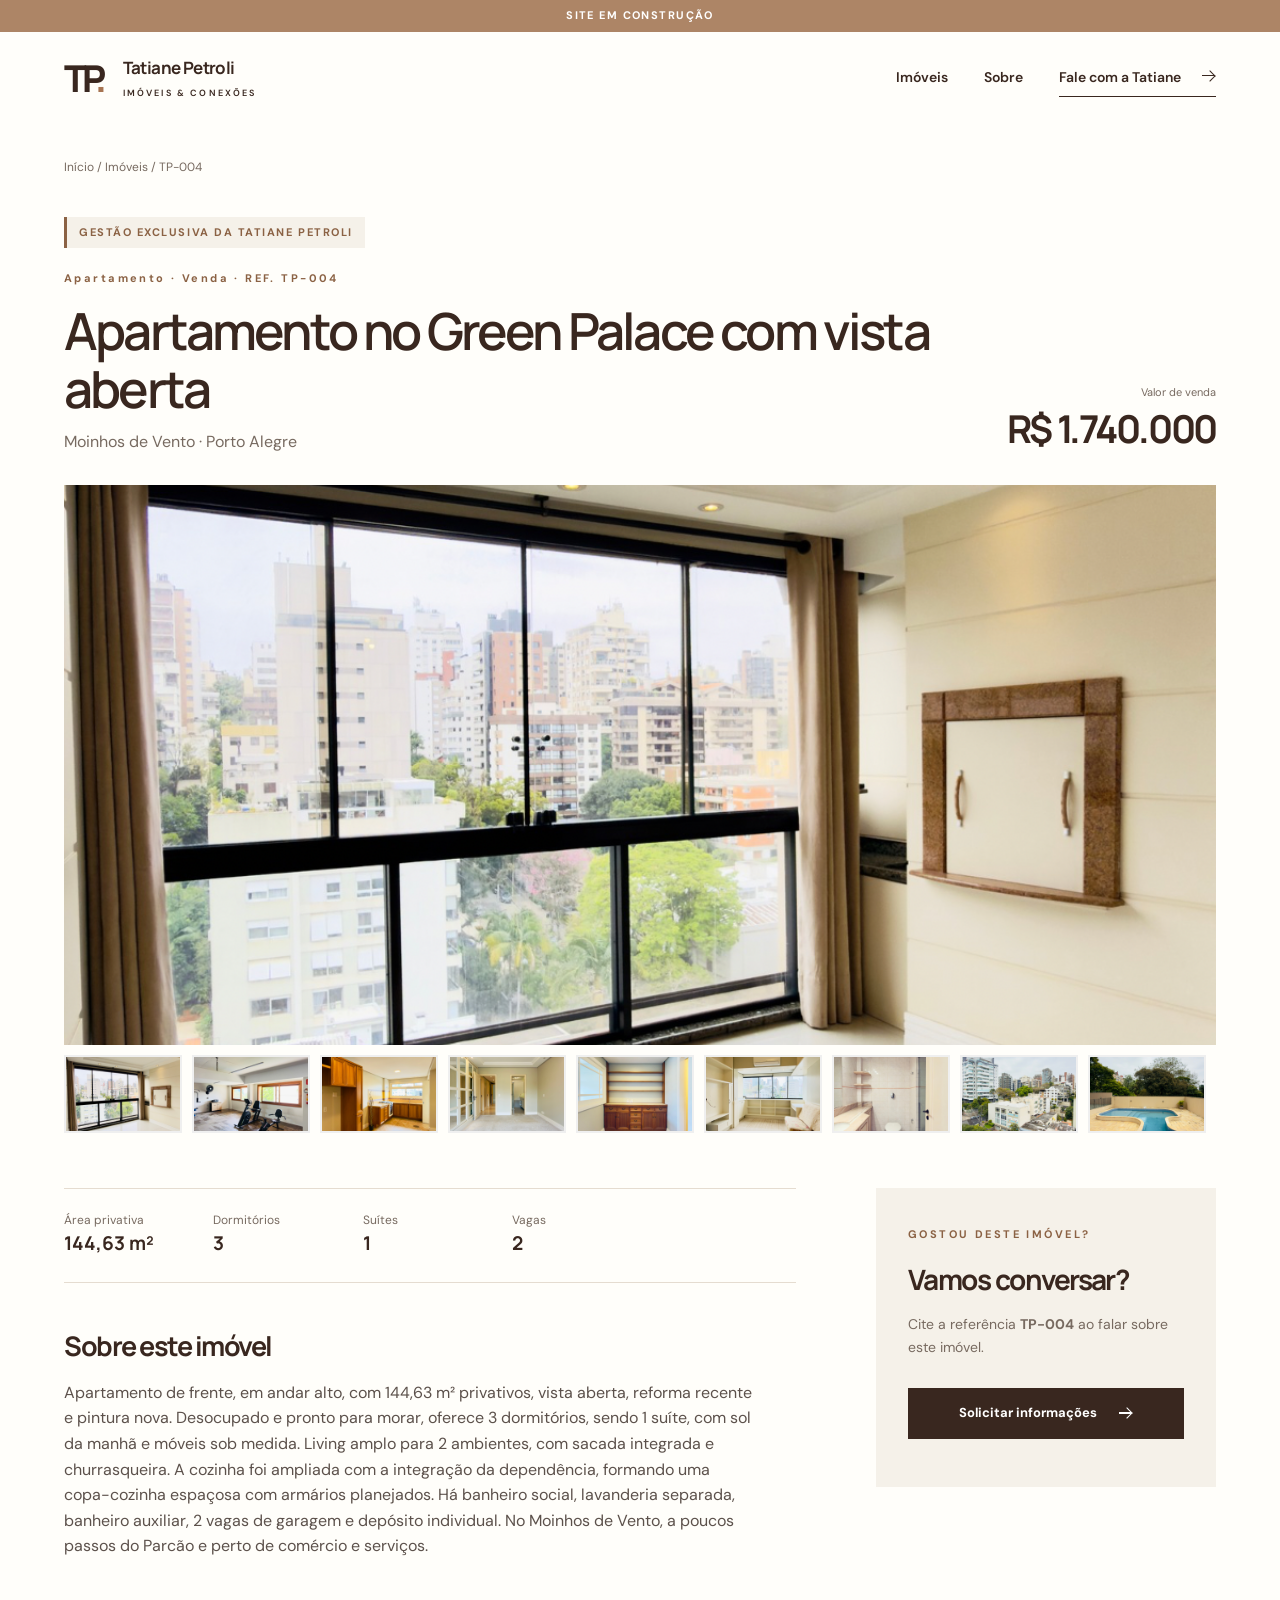
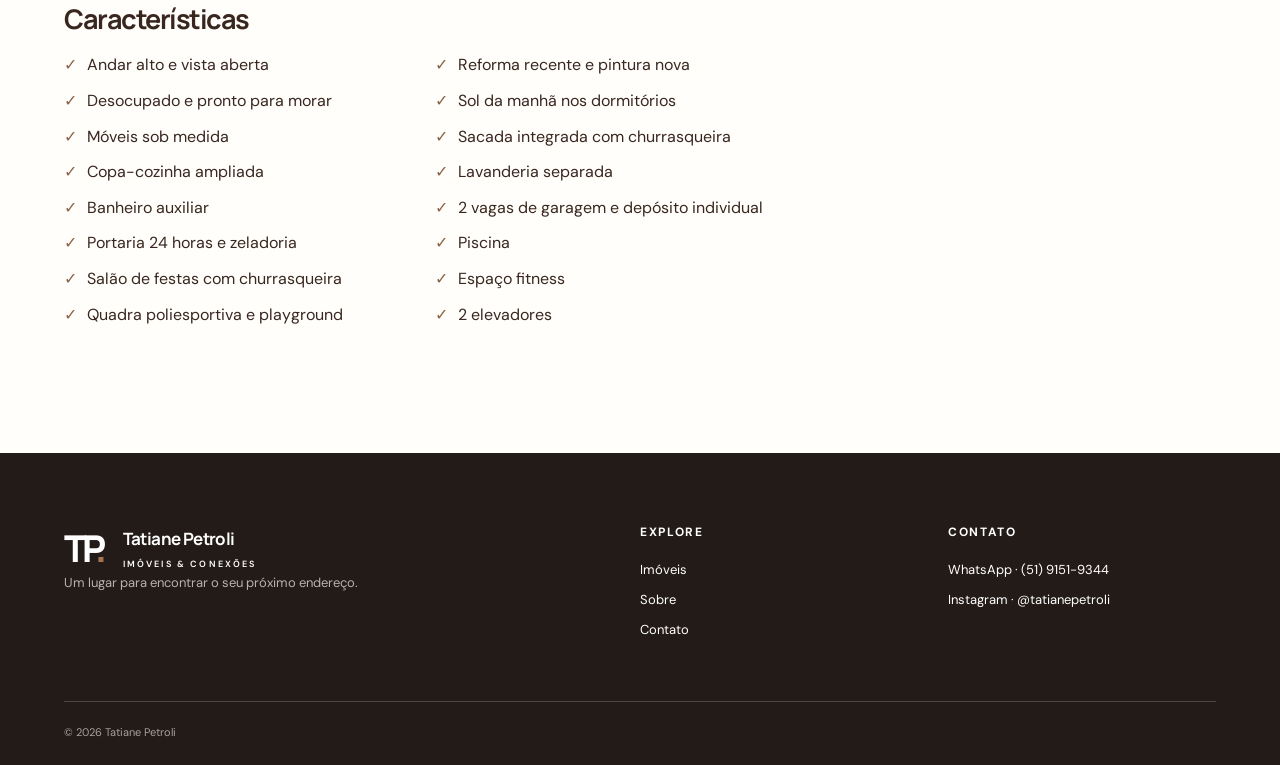
<file: imovel-apartamento-green-palace-moinhos-de-vento.html>
<!doctype html><html lang="pt-BR"><head><meta charset="UTF-8"><meta name="viewport" content="width=device-width,initial-scale=1"><title>Apartamento no Green Palace com vista aberta | Tatiane Petroli</title><meta name="description" content="Apartamento em Moinhos de Vento · Porto Alegre. 3 dormitórios, 1 suíte."><meta name="theme-color" content="#39271f"><meta name="robots" content="noindex,nofollow"><meta property="og:image" content="green-palace-23.png"><link rel="stylesheet" href="style.css?v=5"><script defer src="app.js?v=4"></script></head><body><a class="skip" href="#conteudo">Pular para o conteúdo</a><div class="demo-bar">SITE EM CONSTRUÇÃO</div><header class="header"><a class="brand" href="index.html" aria-label="Tatiane Petroli, início"><span class="brand-mark">TP<span>.</span></span><span class="brand-name">Tatiane Petroli<small>IMÓVEIS & CONEXÕES</small></span></a><nav aria-label="Menu principal"><a href="index.html#imoveis">Imóveis</a><a href="index.html#tatiane">Sobre</a><a class="nav-contact" href="https://wa.me/555191519344?text=Ol%C3%A1%2C%20tudo%20bem%3F%20Gostaria%20de%20falar%20com%20a%20corretora%20Tatiane%20Petroli" target="_blank" rel="noopener noreferrer">Fale com a Tatiane <span aria-hidden="true"><span class="icon-arrow" aria-hidden="true"></span></span></a></nav></header><main id="conteudo"><div class="detail"><div class="breadcrumb"><a href="index.html">Início</a> / <a href="imoveis.html">Imóveis</a> / TP-004</div><div class="detail-top"><div><span class="exclusive-label">GESTÃO EXCLUSIVA DA TATIANE PETROLI</span><br><span class="overline">Apartamento · Venda · REF. TP-004 </span><h1>Apartamento no Green Palace com vista aberta</h1><p>Moinhos de Vento · Porto Alegre</p></div><div class="detail-price"><small>Valor de venda</small><strong>R$ 1.740.000</strong></div></div><div class="gallery"><img id="main-photo" src="green-palace-23.png" alt="Foto do imóvel"><div class="thumbs"><button class="thumb" type="button" data-photo="green-palace-23.png" aria-label="Ver foto 1"><img loading="lazy" src="green-palace-23.png" alt="Foto 1 do imóvel"></button><button class="thumb" type="button" data-photo="green-palace-08.png" aria-label="Ver foto 2"><img loading="lazy" src="green-palace-08.png" alt="Foto 2 do imóvel"></button><button class="thumb" type="button" data-photo="green-palace-18.png" aria-label="Ver foto 3"><img loading="lazy" src="green-palace-18.png" alt="Foto 3 do imóvel"></button><button class="thumb" type="button" data-photo="green-palace-33.png" aria-label="Ver foto 4"><img loading="lazy" src="green-palace-33.png" alt="Foto 4 do imóvel"></button><button class="thumb" type="button" data-photo="green-palace-17.png" aria-label="Ver foto 5"><img loading="lazy" src="green-palace-17.png" alt="Foto 5 do imóvel"></button><button class="thumb" type="button" data-photo="green-palace-28.png" aria-label="Ver foto 6"><img loading="lazy" src="green-palace-28.png" alt="Foto 6 do imóvel"></button><button class="thumb" type="button" data-photo="green-palace-26.png" aria-label="Ver foto 7"><img loading="lazy" src="green-palace-26.png" alt="Foto 7 do imóvel"></button><button class="thumb" type="button" data-photo="green-palace-21.png" aria-label="Ver foto 8"><img loading="lazy" src="green-palace-21.png" alt="Foto 8 do imóvel"></button><button class="thumb" type="button" data-photo="green-palace-04.png" aria-label="Ver foto 9"><img loading="lazy" src="green-palace-04.png" alt="Foto 9 do imóvel"></button><button class="thumb" type="button" data-photo="green-palace-14.png" aria-label="Ver foto 10"><img loading="lazy" src="green-palace-14.png" alt="Foto 10 do imóvel"></button></div></div><div class="detail-layout"><article><div class="facts"><div><small>Área privativa</small><strong>144,63 m²</strong></div><div><small>Dormitórios</small><strong>3</strong></div><div><small>Suítes</small><strong>1</strong></div><div><small>Vagas</small><strong>2</strong></div></div><h2>Sobre este imóvel</h2><p>Apartamento de frente, em andar alto, com 144,63 m² privativos, vista aberta, reforma recente e pintura nova. Desocupado e pronto para morar, oferece 3 dormitórios, sendo 1 suíte, com sol da manhã e móveis sob medida. Living amplo para 2 ambientes, com sacada integrada e churrasqueira. A cozinha foi ampliada com a integração da dependência, formando uma copa-cozinha espaçosa com armários planejados. Há banheiro social, lavanderia separada, banheiro auxiliar, 2 vagas de garagem e depósito individual. No Moinhos de Vento, a poucos passos do Parcão e perto de comércio e serviços.</p><h2>Características</h2><ul class="features"><li>Andar alto e vista aberta</li><li>Reforma recente e pintura nova</li><li>Desocupado e pronto para morar</li><li>Sol da manhã nos dormitórios</li><li>Móveis sob medida</li><li>Sacada integrada com churrasqueira</li><li>Copa-cozinha ampliada</li><li>Lavanderia separada</li><li>Banheiro auxiliar</li><li>2 vagas de garagem e depósito individual</li><li>Portaria 24 horas e zeladoria</li><li>Piscina</li><li>Salão de festas com churrasqueira</li><li>Espaço fitness</li><li>Quadra poliesportiva e playground</li><li>2 elevadores</li></ul></article><aside class="contact-box"><span class="overline">GOSTOU DESTE IMÓVEL?</span><h3>Vamos conversar?</h3><p>Cite a referência <strong>TP-004</strong> ao falar sobre este imóvel.</p><a class="button" href="https://wa.me/555191519344?text=Ol%C3%A1%2C%20tudo%20bem%3F%20Gostaria%20de%20falar%20com%20a%20corretora%20Tatiane%20Petroli%20sobre%20o%20im%C3%B3vel%20TP-004%20%28Apartamento%20no%20Green%20Palace%20com%20vista%20aberta%29." target="_blank" rel="noopener noreferrer">Solicitar informações <span class="icon-arrow" aria-hidden="true"></span></a></aside></div></div></main><footer class="footer"><div><a class="brand brand-light" href="index.html"><span class="brand-mark">TP<span>.</span></span><span class="brand-name">Tatiane Petroli<small>IMÓVEIS & CONEXÕES</small></span></a><p>Um lugar para encontrar o seu próximo endereço.</p></div><div><strong>Explore</strong><a href="index.html#imoveis">Imóveis</a><a href="index.html#tatiane">Sobre</a><a href="contato.html">Contato</a></div><div><strong>Contato</strong><a href="https://wa.me/555191519344?text=Ol%C3%A1%2C%20tudo%20bem%3F%20Gostaria%20de%20falar%20com%20a%20corretora%20Tatiane%20Petroli" target="_blank" rel="noopener noreferrer">WhatsApp · (51) 9151-9344</a><a href="https://www.instagram.com/tatianepetroli/" target="_blank" rel="noopener noreferrer">Instagram · @tatianepetroli</a></div><div class="footer-bottom">© 2026 Tatiane Petroli</div></footer></body></html>
</file>
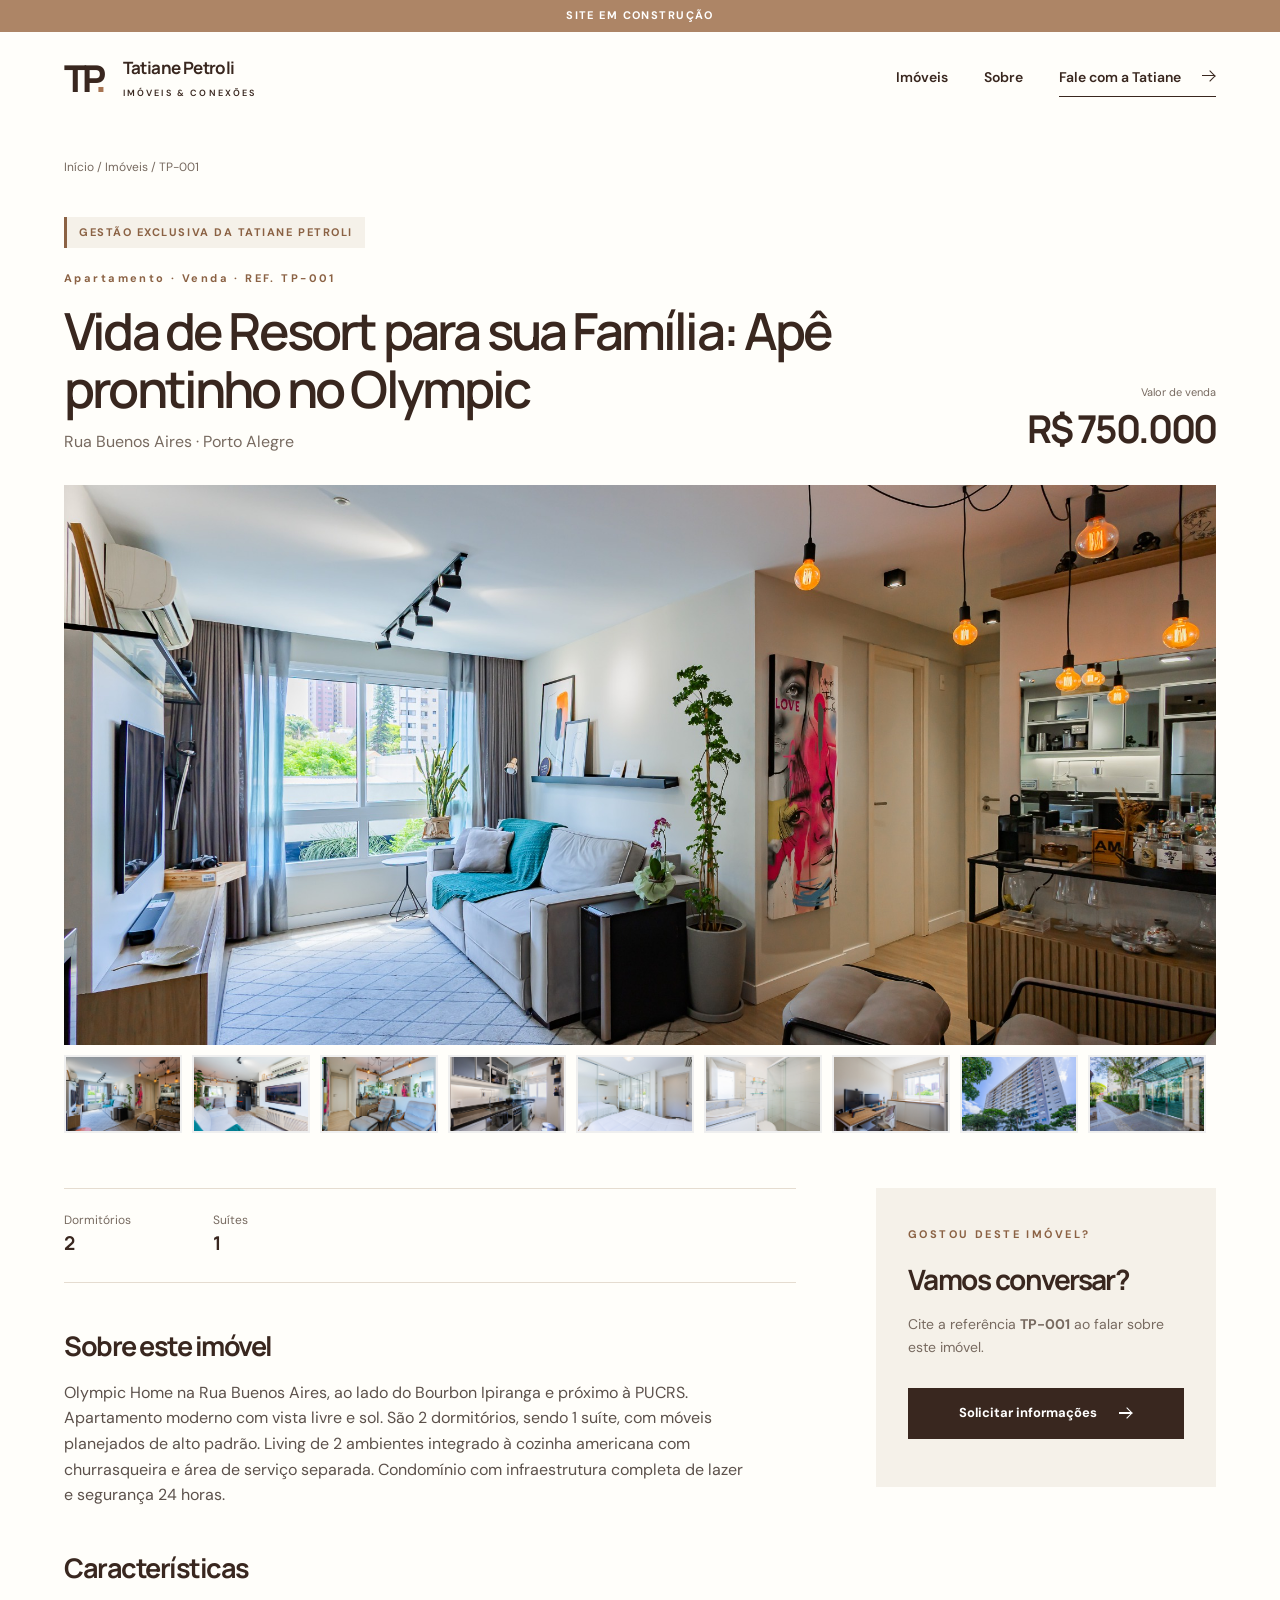
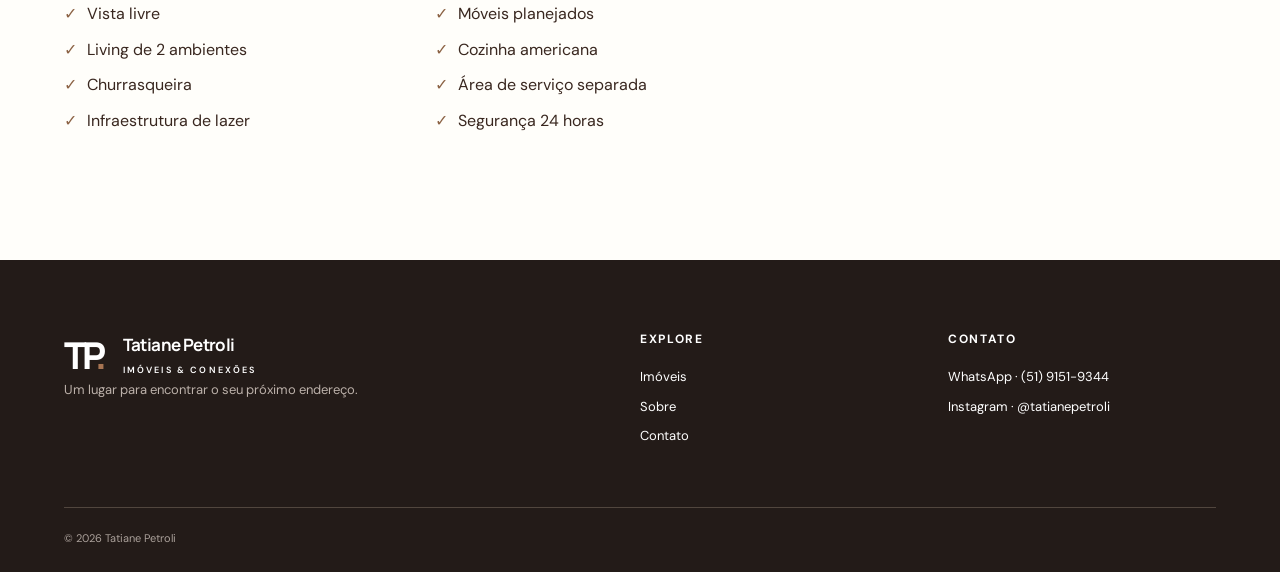
<file: imovel-apartamento-olympic-home-rua-buenos-aires.html>
<!doctype html><html lang="pt-BR"><head><meta charset="UTF-8"><meta name="viewport" content="width=device-width,initial-scale=1"><title>Vida de Resort para sua Família: Apê prontinho no Olympic | Tatiane Petroli</title><meta name="description" content="Apartamento em Rua Buenos Aires · Porto Alegre. 2 dormitórios, 1 suíte."><meta name="theme-color" content="#39271f"><meta name="robots" content="noindex,nofollow"><meta property="og:image" content="IMG_2257.jpg"><link rel="stylesheet" href="style.css?v=5"><script defer src="app.js?v=4"></script></head><body><a class="skip" href="#conteudo">Pular para o conteúdo</a><div class="demo-bar">SITE EM CONSTRUÇÃO</div><header class="header"><a class="brand" href="index.html" aria-label="Tatiane Petroli, início"><span class="brand-mark">TP<span>.</span></span><span class="brand-name">Tatiane Petroli<small>IMÓVEIS & CONEXÕES</small></span></a><nav aria-label="Menu principal"><a href="index.html#imoveis">Imóveis</a><a href="index.html#tatiane">Sobre</a><a class="nav-contact" href="https://wa.me/555191519344?text=Ol%C3%A1%2C%20tudo%20bem%3F%20Gostaria%20de%20falar%20com%20a%20corretora%20Tatiane%20Petroli" target="_blank" rel="noopener noreferrer">Fale com a Tatiane <span aria-hidden="true"><span class="icon-arrow" aria-hidden="true"></span></span></a></nav></header><main id="conteudo"><div class="detail"><div class="breadcrumb"><a href="index.html">Início</a> / <a href="imoveis.html">Imóveis</a> / TP-001</div><div class="detail-top"><div><span class="exclusive-label">GESTÃO EXCLUSIVA DA TATIANE PETROLI</span><br><span class="overline">Apartamento · Venda · REF. TP-001 </span><h1>Vida de Resort para sua Família: Apê prontinho no Olympic</h1><p>Rua Buenos Aires · Porto Alegre</p></div><div class="detail-price"><small>Valor de venda</small><strong>R$ 750.000</strong></div></div><div class="gallery"><img id="main-photo" src="IMG_2257.jpg" alt="Foto do imóvel"><div class="thumbs"><button class="thumb" type="button" data-photo="IMG_2257.jpg" aria-label="Ver foto 1"><img loading="lazy" src="IMG_2257.jpg" alt="Foto 1 do imóvel"></button><button class="thumb" type="button" data-photo="IMG_2273.jpg" aria-label="Ver foto 2"><img loading="lazy" src="IMG_2273.jpg" alt="Foto 2 do imóvel"></button><button class="thumb" type="button" data-photo="IMG_2271.jpg" aria-label="Ver foto 3"><img loading="lazy" src="IMG_2271.jpg" alt="Foto 3 do imóvel"></button><button class="thumb" type="button" data-photo="IMG_2280.jpg" aria-label="Ver foto 4"><img loading="lazy" src="IMG_2280.jpg" alt="Foto 4 do imóvel"></button><button class="thumb" type="button" data-photo="IMG_2285.jpg" aria-label="Ver foto 5"><img loading="lazy" src="IMG_2285.jpg" alt="Foto 5 do imóvel"></button><button class="thumb" type="button" data-photo="IMG_2289.jpg" aria-label="Ver foto 6"><img loading="lazy" src="IMG_2289.jpg" alt="Foto 6 do imóvel"></button><button class="thumb" type="button" data-photo="IMG_2290.jpg" aria-label="Ver foto 7"><img loading="lazy" src="IMG_2290.jpg" alt="Foto 7 do imóvel"></button><button class="thumb" type="button" data-photo="IMG_2344.jpg" aria-label="Ver foto 8"><img loading="lazy" src="IMG_2344.jpg" alt="Foto 8 do imóvel"></button><button class="thumb" type="button" data-photo="IMG_2343.jpg" aria-label="Ver foto 9"><img loading="lazy" src="IMG_2343.jpg" alt="Foto 9 do imóvel"></button><button class="thumb" type="button" data-photo="IMG_2324.jpg" aria-label="Ver foto 10"><img loading="lazy" src="IMG_2324.jpg" alt="Foto 10 do imóvel"></button><button class="thumb" type="button" data-photo="IMG_2340.jpg" aria-label="Ver foto 11"><img loading="lazy" src="IMG_2340.jpg" alt="Foto 11 do imóvel"></button><button class="thumb" type="button" data-photo="IMG_2341.jpg" aria-label="Ver foto 12"><img loading="lazy" src="IMG_2341.jpg" alt="Foto 12 do imóvel"></button><button class="thumb" type="button" data-photo="IMG_2342.jpg" aria-label="Ver foto 13"><img loading="lazy" src="IMG_2342.jpg" alt="Foto 13 do imóvel"></button><button class="thumb" type="button" data-photo="IMG_2318.jpg" aria-label="Ver foto 14"><img loading="lazy" src="IMG_2318.jpg" alt="Foto 14 do imóvel"></button><button class="thumb" type="button" data-photo="IMG_2339.jpg" aria-label="Ver foto 15"><img loading="lazy" src="IMG_2339.jpg" alt="Foto 15 do imóvel"></button></div></div><div class="detail-layout"><article><div class="facts"><div><small>Dormitórios</small><strong>2</strong></div><div><small>Suítes</small><strong>1</strong></div></div><h2>Sobre este imóvel</h2><p>Olympic Home na Rua Buenos Aires, ao lado do Bourbon Ipiranga e próximo à PUCRS. Apartamento moderno com vista livre e sol. São 2 dormitórios, sendo 1 suíte, com móveis planejados de alto padrão. Living de 2 ambientes integrado à cozinha americana com churrasqueira e área de serviço separada. Condomínio com infraestrutura completa de lazer e segurança 24 horas.</p><h2>Características</h2><ul class="features"><li>Vista livre</li><li>Móveis planejados</li><li>Living de 2 ambientes</li><li>Cozinha americana</li><li>Churrasqueira</li><li>Área de serviço separada</li><li>Infraestrutura de lazer</li><li>Segurança 24 horas</li></ul></article><aside class="contact-box"><span class="overline">GOSTOU DESTE IMÓVEL?</span><h3>Vamos conversar?</h3><p>Cite a referência <strong>TP-001</strong> ao falar sobre este imóvel.</p><a class="button" href="https://wa.me/555191519344?text=Ol%C3%A1%2C%20tudo%20bem%3F%20Gostaria%20de%20falar%20com%20a%20corretora%20Tatiane%20Petroli%20sobre%20o%20im%C3%B3vel%20TP-001%20%28Vida%20de%20Resort%20para%20sua%20Fam%C3%ADlia%3A%20Ap%C3%AA%20prontinho%20no%20Olympic%29." target="_blank" rel="noopener noreferrer">Solicitar informações <span class="icon-arrow" aria-hidden="true"></span></a></aside></div></div></main><footer class="footer"><div><a class="brand brand-light" href="index.html"><span class="brand-mark">TP<span>.</span></span><span class="brand-name">Tatiane Petroli<small>IMÓVEIS & CONEXÕES</small></span></a><p>Um lugar para encontrar o seu próximo endereço.</p></div><div><strong>Explore</strong><a href="index.html#imoveis">Imóveis</a><a href="index.html#tatiane">Sobre</a><a href="contato.html">Contato</a></div><div><strong>Contato</strong><a href="https://wa.me/555191519344?text=Ol%C3%A1%2C%20tudo%20bem%3F%20Gostaria%20de%20falar%20com%20a%20corretora%20Tatiane%20Petroli" target="_blank" rel="noopener noreferrer">WhatsApp · (51) 9151-9344</a><a href="https://www.instagram.com/tatianepetroli/" target="_blank" rel="noopener noreferrer">Instagram · @tatianepetroli</a></div><div class="footer-bottom">© 2026 Tatiane Petroli</div></footer></body></html>
</file>
<file: style.css>
@import url('https://fonts.googleapis.com/css2?family=DM+Sans:wght@400;500;600;700&family=Manrope:wght@400;500;600;700;800&display=swap');
:root{--ink:#39271f;--muted:#776a60;--sand:#f5f1e9;--paper:#fffefa;--line:#e5dcd0;--accent:#8b6244;--dark:#32241f}*{box-sizing:border-box}html{scroll-behavior:smooth}body{margin:0;background:var(--paper);color:var(--ink);font:16px/1.6 'DM Sans',sans-serif}a{color:inherit;text-decoration:none}button,input,select{font:inherit}button{cursor:pointer}img{display:block;max-width:100%}.skip{position:absolute;left:-999px;top:0;background:white;padding:12px;z-index:9}.skip:focus{left:0}.demo-bar{background:#ad8566;color:#fff;text-align:center;letter-spacing:.13em;font-size:11px;font-weight:700;padding:7px 12px}.header{height:92px;display:flex;align-items:center;justify-content:space-between;padding:0 max(5vw,24px);background:var(--paper)}.brand{display:inline-flex;gap:14px;align-items:center;line-height:1}.brand-mark{font:800 37px 'Manrope',sans-serif;letter-spacing:-.13em;padding-right:6px}.brand-mark span{color:#a77452}.brand-name{font:700 17px 'Manrope',sans-serif;letter-spacing:-.035em}.brand-name small{display:block;margin-top:8px;font:600 9px 'DM Sans',sans-serif;letter-spacing:.24em}.header nav{display:flex;gap:36px;align-items:center;font-size:14px;font-weight:600}.header nav a:hover,.text-link:hover{color:var(--accent)}.nav-contact{border-bottom:1px solid var(--ink);padding:8px 0}.nav-contact span{margin-left:8px}.hero{min-height:600px;display:grid;grid-template-columns:49% 51%;background:var(--sand)}.hero-copy{padding:105px 8vw 95px max(5vw,24px);align-self:center}.overline{font-size:11px;font-weight:700;letter-spacing:.22em;color:var(--accent)}h1,h2,h3,p{margin-top:0}h1,h2,h3{font-family:'Manrope',sans-serif;line-height:1.13;letter-spacing:-.055em}h1{font-size:clamp(42px,5vw,78px);font-weight:600;margin:30px 0 23px}h1 em{font-style:normal;color:var(--accent)}.hero-copy p{font-size:18px;color:var(--muted);max-width:420px;margin-bottom:34px}.text-link{font-size:14px;font-weight:700;border-bottom:1px solid currentColor;padding-bottom:7px}.hero-photo{min-height:600px;background:linear-gradient(0deg,rgba(32,24,17,.38),transparent 45%),url('IMG_2257.jpg') center/cover;position:relative}.hero-photo-label{position:absolute;left:38px;right:38px;bottom:28px;color:white;display:flex;justify-content:space-between;font-size:11px;letter-spacing:.17em;font-weight:700}.search-wrap{background:white;max-width:1280px;margin:-44px auto 0;position:relative;z-index:1;box-shadow:0 18px 50px #39271f12;padding:30px 36px 34px}.search-head{display:flex;gap:15px;align-items:center;margin-bottom:18px}.search-head h2{font-size:22px;margin:0}.search{display:grid;grid-template-columns:repeat(3,minmax(0,1fr)) 180px;gap:14px}.field{display:flex;flex-direction:column;gap:5px;min-width:0}.field label{font-size:12px;font-weight:700;color:var(--muted)}.field input,.field select,.sort-label select{height:46px;padding:0 12px;border:1px solid var(--line);background:#fff;color:var(--ink);border-radius:2px;width:100%;outline:none}.field input:focus,.field select:focus,.sort-label select:focus{border-color:var(--accent);box-shadow:0 0 0 2px #8b624427}.button{background:var(--ink);color:#fff;border:1px solid var(--ink);padding:14px 22px;font-size:13px;font-weight:700;display:inline-flex;justify-content:center;align-items:center;gap:20px;min-height:46px}.button:hover{background:var(--accent);border-color:var(--accent)}.search-button{align-self:end;white-space:nowrap}.section{max-width:1280px;margin:auto;padding:105px 0}.section-heading{display:flex;justify-content:space-between;align-items:end;margin-bottom:35px;gap:24px}.section-heading h2{font-size:clamp(31px,3vw,46px);font-weight:600;margin:12px 0 0}.grid{display:grid;grid-template-columns:repeat(3,minmax(0,1fr));gap:22px}.card{display:block;background:#fff;border:1px solid #eee7de;transition:transform .2s,box-shadow .2s}.card:hover{transform:translateY(-4px);box-shadow:0 14px 32px #39271f17}.card-image{height:265px;overflow:hidden;position:relative;background:#ddd0c2}.card-image img{width:100%;height:100%;object-fit:cover;transition:transform .4s}.card:hover img{transform:scale(1.04)}.pill{position:absolute;left:18px;top:18px;background:#fff;padding:6px 13px;font-size:11px;font-weight:700}.card-content{padding:23px 23px 20px}.eyebrow{color:var(--accent);font-size:12px;font-weight:700;margin:0 0 9px}.card h3{font-size:21px;font-weight:600;min-height:48px;margin-bottom:20px}.card-specs{display:flex;gap:16px;flex-wrap:wrap;color:var(--muted);font-size:12px;padding-bottom:20px;border-bottom:1px solid var(--line)}.card-bottom{display:flex;align-items:end;justify-content:space-between;padding-top:17px}.card-bottom small,.detail-price small{display:block;color:var(--muted);font-size:11px}.card-bottom strong{display:block;font:700 22px 'Manrope';letter-spacing:-.05em}.round-arrow{border:1px solid var(--line);width:34px;height:34px;border-radius:50%;display:grid;place-items:center}.statement{background:var(--dark);color:#fff;display:grid;grid-template-columns:1fr 2fr;gap:60px;padding:90px max(5vw,24px)}.statement h2{font-size:clamp(34px,4vw,56px);font-weight:500;max-width:850px}.statement p{color:#d8cec7}.button-light{background:#e7d7c7;color:var(--ink);border-color:#e7d7c7;margin-top:12px}.footer{background:#231b18;color:#fff;padding:70px max(5vw,24px) 24px;display:grid;grid-template-columns:2fr 1fr 1fr;gap:40px}.footer p{color:#bcb1aa;max-width:300px;font-size:13px}.footer>div:not(:first-child):not(:last-child){display:flex;flex-direction:column;gap:9px;font-size:13px}.footer strong{font-size:12px;text-transform:uppercase;letter-spacing:.14em;margin-bottom:9px}.footer a:hover{color:#d6ad8b}.brand-light{color:#fff}.footer-bottom{grid-column:1/-1;border-top:1px solid #51463e;color:#aaa09a;font-size:11px;padding-top:22px;margin-top:20px}.page-intro{padding:78px max(5vw,24px) 115px;background:var(--sand)}.page-intro h1{font-size:clamp(38px,4.2vw,62px);max-width:780px;margin:20px 0}.page-intro p{color:var(--muted)}.listing-search{margin-top:-60px}.result-section{padding-top:75px}.count{color:var(--accent);font-size:18px;vertical-align:middle}.sort-label{font-size:13px;color:var(--muted);display:flex;align-items:center;gap:10px}.sort-label select{width:auto;min-width:170px}.empty{text-align:center;background:var(--sand);padding:65px 20px}.empty h3{font-size:28px}.empty p{color:var(--muted)}.simple-page{min-height:580px;max-width:1180px;margin:auto;padding:110px 0}.simple-page h1{max-width:820px}.simple-columns{display:grid;grid-template-columns:1fr 1fr;gap:90px;margin-top:70px}.lead{font:400 clamp(21px,2.4vw,31px)/1.45 'Manrope';letter-spacing:-.035em}.note{padding:35px;background:var(--sand)}.note p{color:var(--muted);margin:15px 0 25px}.detail{max-width:1280px;margin:auto;padding:34px 0 110px}.breadcrumb{font-size:12px;color:var(--muted);margin-bottom:40px}.breadcrumb a:hover{text-decoration:underline}.detail-top{display:flex;justify-content:space-between;align-items:end;gap:30px;margin-bottom:30px}.detail-top h1{font-size:clamp(34px,4vw,56px);margin:12px 0}.detail-top p{color:var(--muted);margin:0}.detail-price{text-align:right;white-space:nowrap}.detail-price strong{font:700 clamp(28px,3vw,42px) 'Manrope';letter-spacing:-.06em}.gallery>img{width:100%;height:560px;object-fit:cover;background:#eee}.thumbs{display:flex;gap:10px;margin-top:10px;overflow:auto}.thumb{padding:0;border:2px solid transparent;flex:none;width:118px;height:78px}.thumb:hover,.thumb.selected{border-color:var(--accent)}.thumb img{width:100%;height:100%;object-fit:cover}.detail-layout{display:grid;grid-template-columns:minmax(0,1fr) 340px;gap:80px;margin-top:55px}.facts{display:grid;grid-template-columns:repeat(5,1fr);gap:15px;border-top:1px solid var(--line);border-bottom:1px solid var(--line);padding:22px 0 26px;margin-bottom:48px}.facts small{display:block;color:var(--muted);font-size:12px}.facts strong{display:block;font:700 19px 'Manrope'}.detail article h2{font-size:27px;margin:45px 0 18px}.detail article p{color:#5c514b;max-width:690px}.features{padding:0;list-style:none;display:grid;grid-template-columns:repeat(2,1fr);gap:10px}.features li:before{content:'✓';color:var(--accent);margin-right:10px}.fees{max-width:500px}.fees div{display:flex;justify-content:space-between;padding:13px 0;border-bottom:1px solid var(--line)}.disclaimer{margin-top:40px;font-size:13px!important;color:#997456!important}.contact-box{padding:32px;background:var(--sand);height:max-content;position:sticky;top:24px}.contact-box h3{font-size:28px;margin:18px 0}.contact-box p{color:var(--muted);font-size:14px}.contact-box .button{width:100%;margin:16px 0}.contact-box small{display:block;color:var(--muted);font-size:11px} [hidden]{display:none!important}
@media(max-width:1350px){.section,.detail{margin-left:5vw;margin-right:5vw}.search-wrap{margin-left:5vw;margin-right:5vw}}@media(max-width:850px){.header{height:78px}.header nav{gap:14px}.hero{grid-template-columns:1fr}.hero-copy{padding:80px 5vw}.hero-photo{min-height:390px}.search{grid-template-columns:repeat(2,1fr)}.search-button{grid-column:1/-1}.grid{grid-template-columns:repeat(2,1fr)}.statement{grid-template-columns:1fr;gap:16px}.detail-layout{grid-template-columns:1fr}.contact-box{position:static}.gallery>img{height:420px}.simple-page{margin:0 5vw}.simple-columns{gap:30px}}@media(max-width:600px){.demo-bar{font-size:9px;letter-spacing:.05em}.header{padding:0 20px}.brand-mark{font-size:30px}.brand-name{font-size:13px}.brand-name small{font-size:7px}.header nav{gap:15px}.header nav a:not(.nav-contact){display:none}.nav-contact{font-size:12px}.hero-copy{padding:68px 22px}.hero-copy h1{font-size:45px}.hero-photo{min-height:310px}.hero-photo-label{left:18px;right:18px;font-size:9px}.search-wrap{margin:-25px 15px 0;padding:24px 18px}.search-head{display:block}.search-head h2{margin:6px 0 14px}.search{grid-template-columns:1fr 1fr;gap:12px}.field{grid-column:1/-1}.field:nth-child(1),.field:nth-child(2),.field:nth-child(3),.field:nth-child(4){grid-column:span 1}.field input,.field select{font-size:13px}.section{margin:0 18px;padding:75px 0}.section-heading{align-items:start;flex-direction:column}.grid{grid-template-columns:1fr}.card-image{height:260px}.statement{padding:70px 22px}.footer{grid-template-columns:1fr 1fr;padding:55px 22px 20px;gap:35px}.footer>div:first-child{grid-column:1/-1}.page-intro{padding:65px 22px 90px}.listing-search{margin-top:-45px}.result-section{padding-top:60px}.sort-label{width:100%;justify-content:space-between}.simple-page{padding:80px 5vw}.simple-columns{grid-template-columns:1fr;margin-top:45px}.detail{margin:0 18px;padding-bottom:70px}.detail-top{display:block}.detail-price{text-align:left;margin-top:20px}.gallery>img{height:300px}.facts{grid-template-columns:repeat(3,1fr);gap:22px}.detail-layout{gap:30px;margin-top:32px}.features{grid-template-columns:1fr}}

.icon-arrow{display:inline-block;position:relative;width:16px;height:16px;vertical-align:-2px;flex:none}.icon-arrow:before{content:"";position:absolute;left:2px;top:7px;width:12px;height:1.6px;background:currentColor}.icon-arrow:after{content:"";position:absolute;right:2px;top:4px;width:7px;height:7px;border-top:1.6px solid currentColor;border-right:1.6px solid currentColor;transform:rotate(45deg)}.demo-pill{position:absolute;left:18px;bottom:18px;background:#39271f;color:#fff;padding:6px 13px;font-size:11px;font-weight:700}.disclaimer{background:#f5f1e9;padding:14px 18px;border-left:3px solid #8b6244}.card .round-arrow .icon-arrow{vertical-align:0}.hero .icon-arrow{vertical-align:-2px}

/* Hero textual compacta */
.hero{display:flex;min-height:380px;align-items:center;justify-content:center;text-align:center}.hero-copy{padding:72px 24px 86px;max-width:780px}.hero-copy h1{font-size:clamp(36px,4vw,58px);margin:22px 0 18px}.hero-copy p{margin-left:auto;margin-right:auto;font-size:16px}.hero-photo{display:none}@media(max-width:850px){.hero{min-height:340px}.hero-copy{padding:58px 22px 72px}.hero-copy h1{font-size:clamp(34px,8vw,44px)}}

/* Fotografias da Tatiane */
.hero{display:grid;grid-template-columns:minmax(0,1.12fr) minmax(300px,.88fr);min-height:440px;text-align:left;align-items:stretch;justify-content:stretch}.hero-copy{align-self:center;max-width:680px;padding:64px 6vw}.hero-copy h1{font-size:clamp(36px,4vw,58px)}.hero-copy p{margin-left:0;margin-right:0}.hero-portrait{min-height:440px;overflow:hidden}.hero-portrait img{width:100%;height:100%;object-fit:cover;object-position:center 34%}.statement{grid-template-columns:minmax(240px,.8fr) minmax(0,1.2fr);align-items:center;gap:clamp(30px,6vw,96px)}.statement-photo{height:420px;overflow:hidden}.statement-photo img{width:100%;height:100%;object-fit:cover;object-position:center 42%}.statement-copy{max-width:680px}.statement-copy .overline{display:block;margin-bottom:24px}.footer>div:last-of-type a{display:block;margin:12px 0;color:#fff}.note a{text-decoration:underline;text-underline-offset:3px}@media(max-width:850px){.hero{grid-template-columns:1fr;text-align:left}.hero-copy{padding:60px 22px 52px}.hero-portrait{min-height:0;height:420px}.hero-portrait img{object-position:center 30%}.statement{grid-template-columns:1fr;gap:28px}.statement-photo{height:360px}.statement-copy .overline{margin-bottom:18px}}@media(max-width:530px){.hero-portrait{height:330px}.statement-photo{height:330px}}

/* Apenas altura e enquadramento da imagem da hero escolhida */
.hero{height:380px;min-height:380px;grid-template-columns:50% 50%}.hero-portrait{height:380px;min-height:0}.hero-portrait img{object-position:center center}@media(max-width:850px){.hero{height:380px;min-height:380px;display:block;position:relative;overflow:hidden}.hero-portrait{position:absolute;inset:0 0 0 auto;width:48%;height:380px}.hero-portrait img{object-position:61% center}.hero-copy{position:relative;z-index:1;width:65%;max-width:65%;height:380px;display:flex;flex-direction:column;justify-content:center;padding:20px 3vw 20px 22px;background:linear-gradient(90deg,var(--sand) 72%,rgba(245,241,233,.88) 100%)}.hero-copy p{margin-bottom:18px}}@media(max-width:530px){.hero{height:380px;min-height:380px}.hero-portrait{height:380px;width:51%}.hero-copy{width:68%;max-width:68%;padding-left:18px}.hero-copy h1{margin:14px 0 12px}}

/* Hero: composição compacta com transição suave e link livre da busca */
.hero{height:420px;min-height:420px;max-height:420px;grid-template-columns:50% 50%;overflow:hidden;background:var(--sand)}.hero-copy{box-sizing:border-box;min-width:0;align-self:stretch;display:flex;flex-direction:column;justify-content:center;align-items:flex-start;padding:28px 5vw 68px;position:relative;z-index:1}.hero-copy h1{margin:16px 0 10px}.hero-copy p{margin-bottom:16px}.hero-copy .text-link{display:inline-flex;align-items:center;gap:8px}.hero-portrait{height:420px;min-height:0;background:var(--sand)}.hero-portrait img{height:100%;width:100%;object-fit:cover;object-position:center top;-webkit-mask-image:linear-gradient(90deg,transparent 0%,#000 22%);mask-image:linear-gradient(90deg,transparent 0%,#000 22%)}@media(max-width:850px){.hero{height:420px;min-height:420px;max-height:420px;position:relative;display:block}.hero-portrait{position:absolute;inset:0 0 0 auto;width:52%;height:420px}.hero-portrait img{object-position:65% top;-webkit-mask-image:linear-gradient(90deg,transparent 0%,#000 45%);mask-image:linear-gradient(90deg,transparent 0%,#000 45%)}.hero-copy{position:relative;z-index:1;width:72%;max-width:72%;height:420px;padding:22px 14px 68px 22px;background:linear-gradient(90deg,var(--sand) 0%,var(--sand) 68%,rgba(245,241,233,.75) 90%,transparent 100%)}.hero-copy h1{margin:12px 0 9px}.hero-copy p{margin-bottom:12px}}@media(max-width:530px){.hero,.hero-portrait,.hero-copy{height:420px;min-height:420px;max-height:420px}.hero-portrait{width:53%}.hero-copy{width:76%;max-width:76%;padding:18px 10px 70px 18px}.hero-copy h1{margin:10px 0 8px}.hero-copy p{margin-bottom:10px}}

/* Mobile: mais foto à direita e degradê mais leve, com texto preservado */
@media(max-width:600px){.hero-portrait{width:55%}.hero-portrait img{-webkit-mask-image:linear-gradient(90deg,transparent 0%,#000 24%);mask-image:linear-gradient(90deg,transparent 0%,#000 24%);object-position:64% top}.hero-copy{width:76%;max-width:76%;background:linear-gradient(90deg,var(--sand) 0%,var(--sand) 64%,rgba(245,241,233,.72) 78%,rgba(245,241,233,.10) 94%,transparent 100%)}}

/* Destaque da gestão exclusiva nas páginas dos imóveis */
.exclusive-label{display:inline-block;background:var(--sand);color:var(--accent);border-left:3px solid var(--accent);padding:8px 12px;margin-bottom:16px;font-size:11px;line-height:1.4;letter-spacing:.14em;font-weight:700}
</file>
